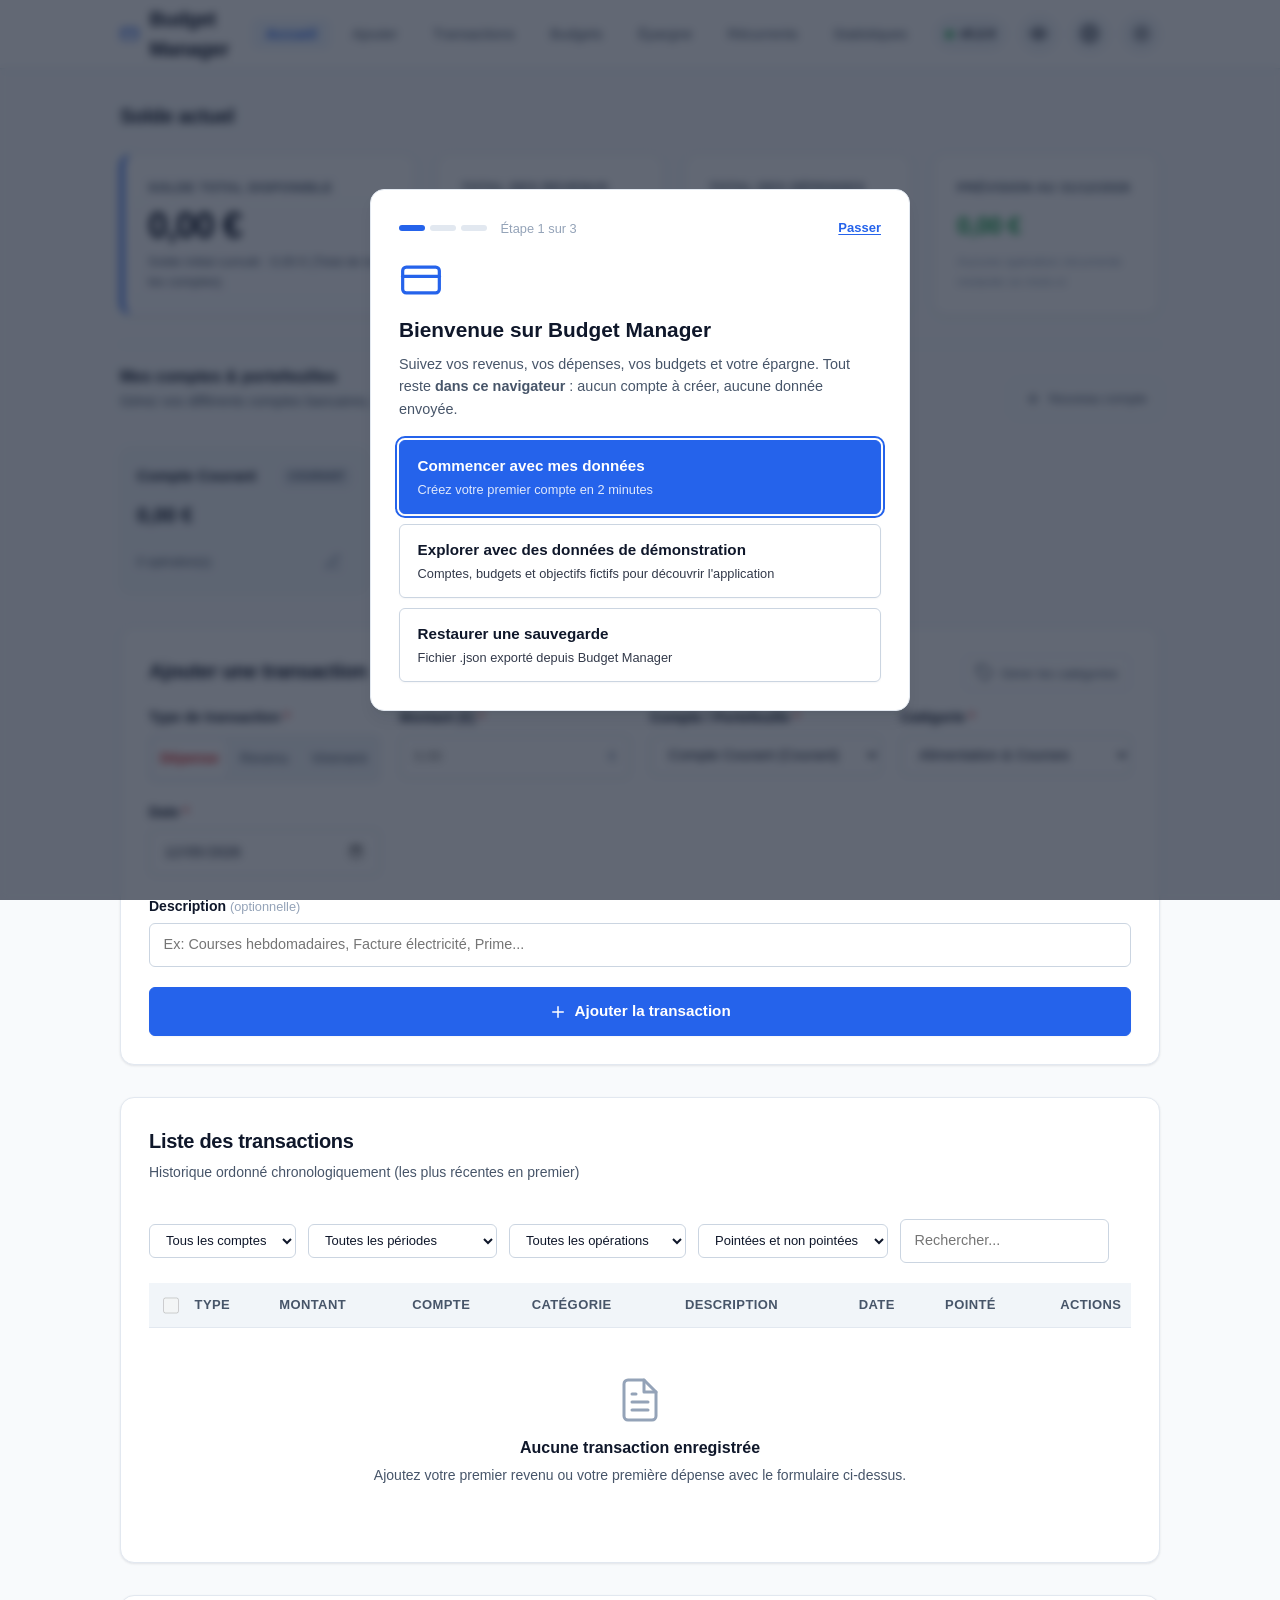
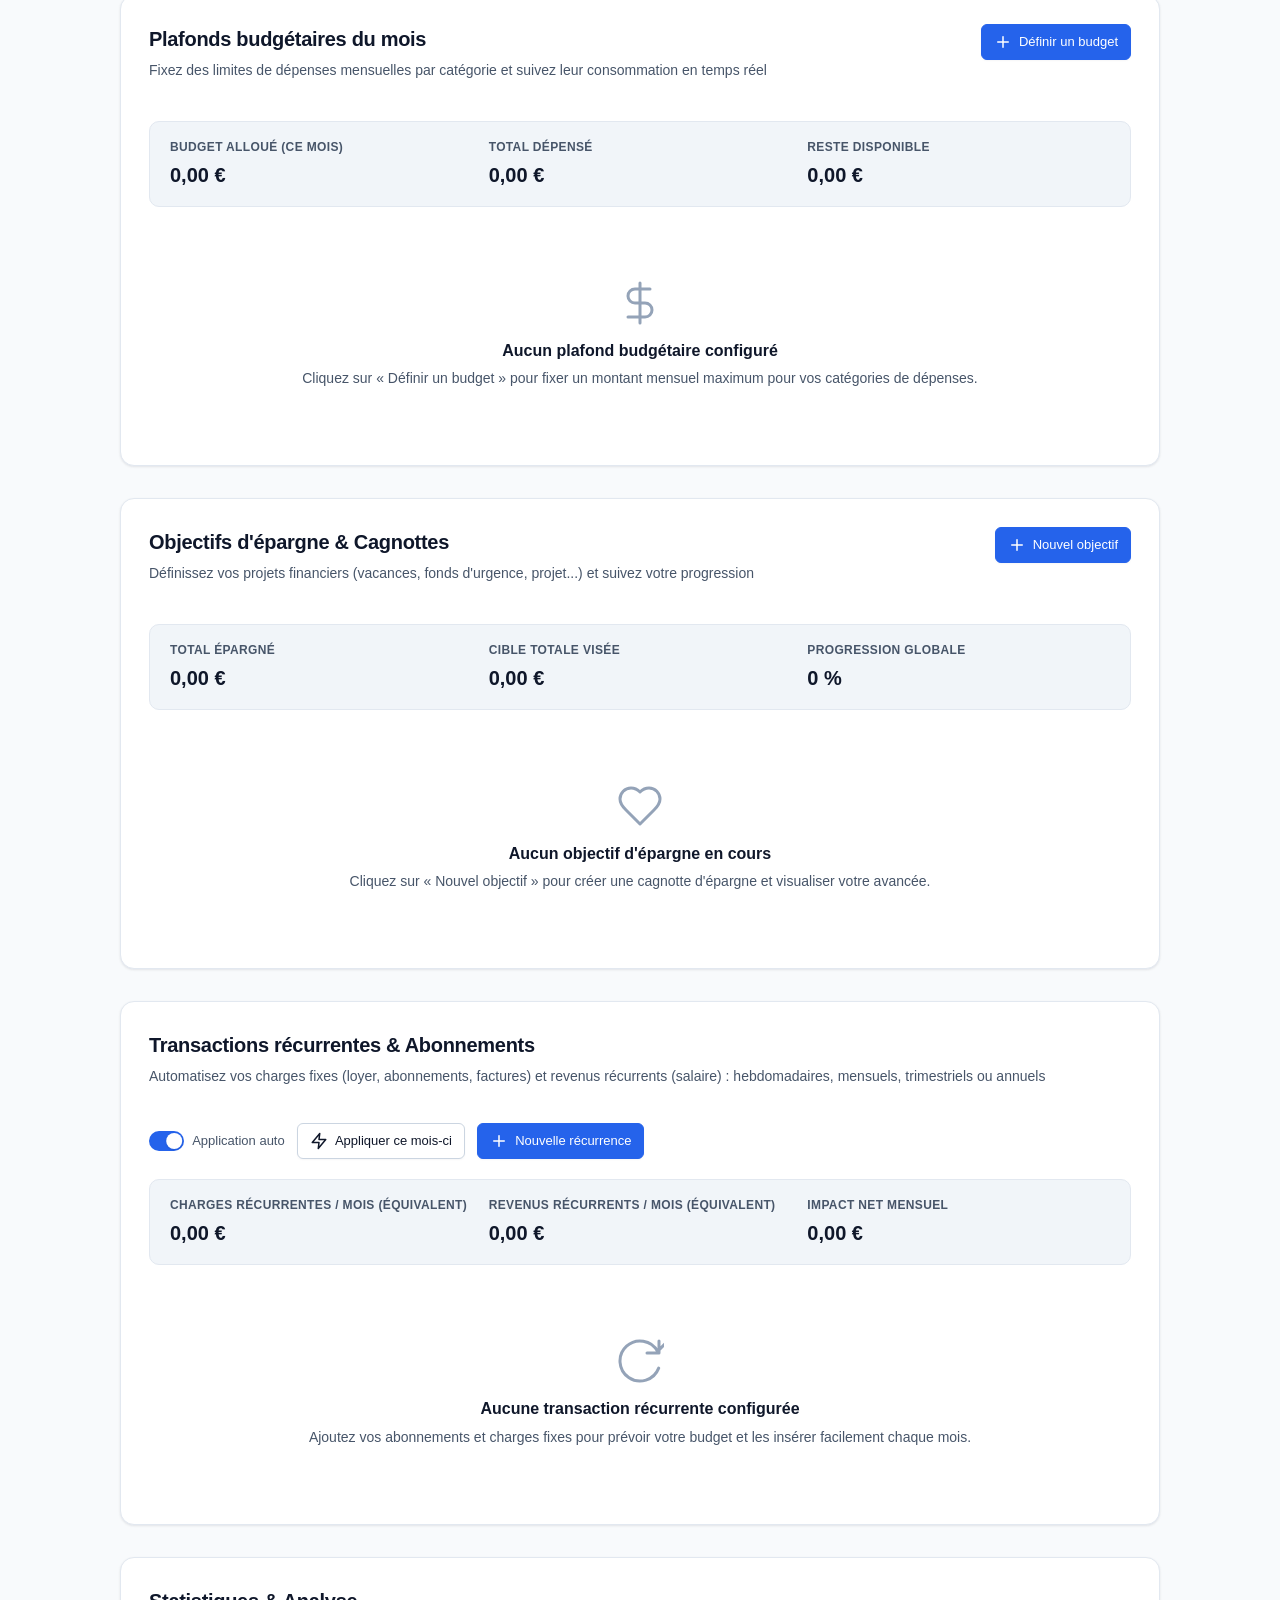
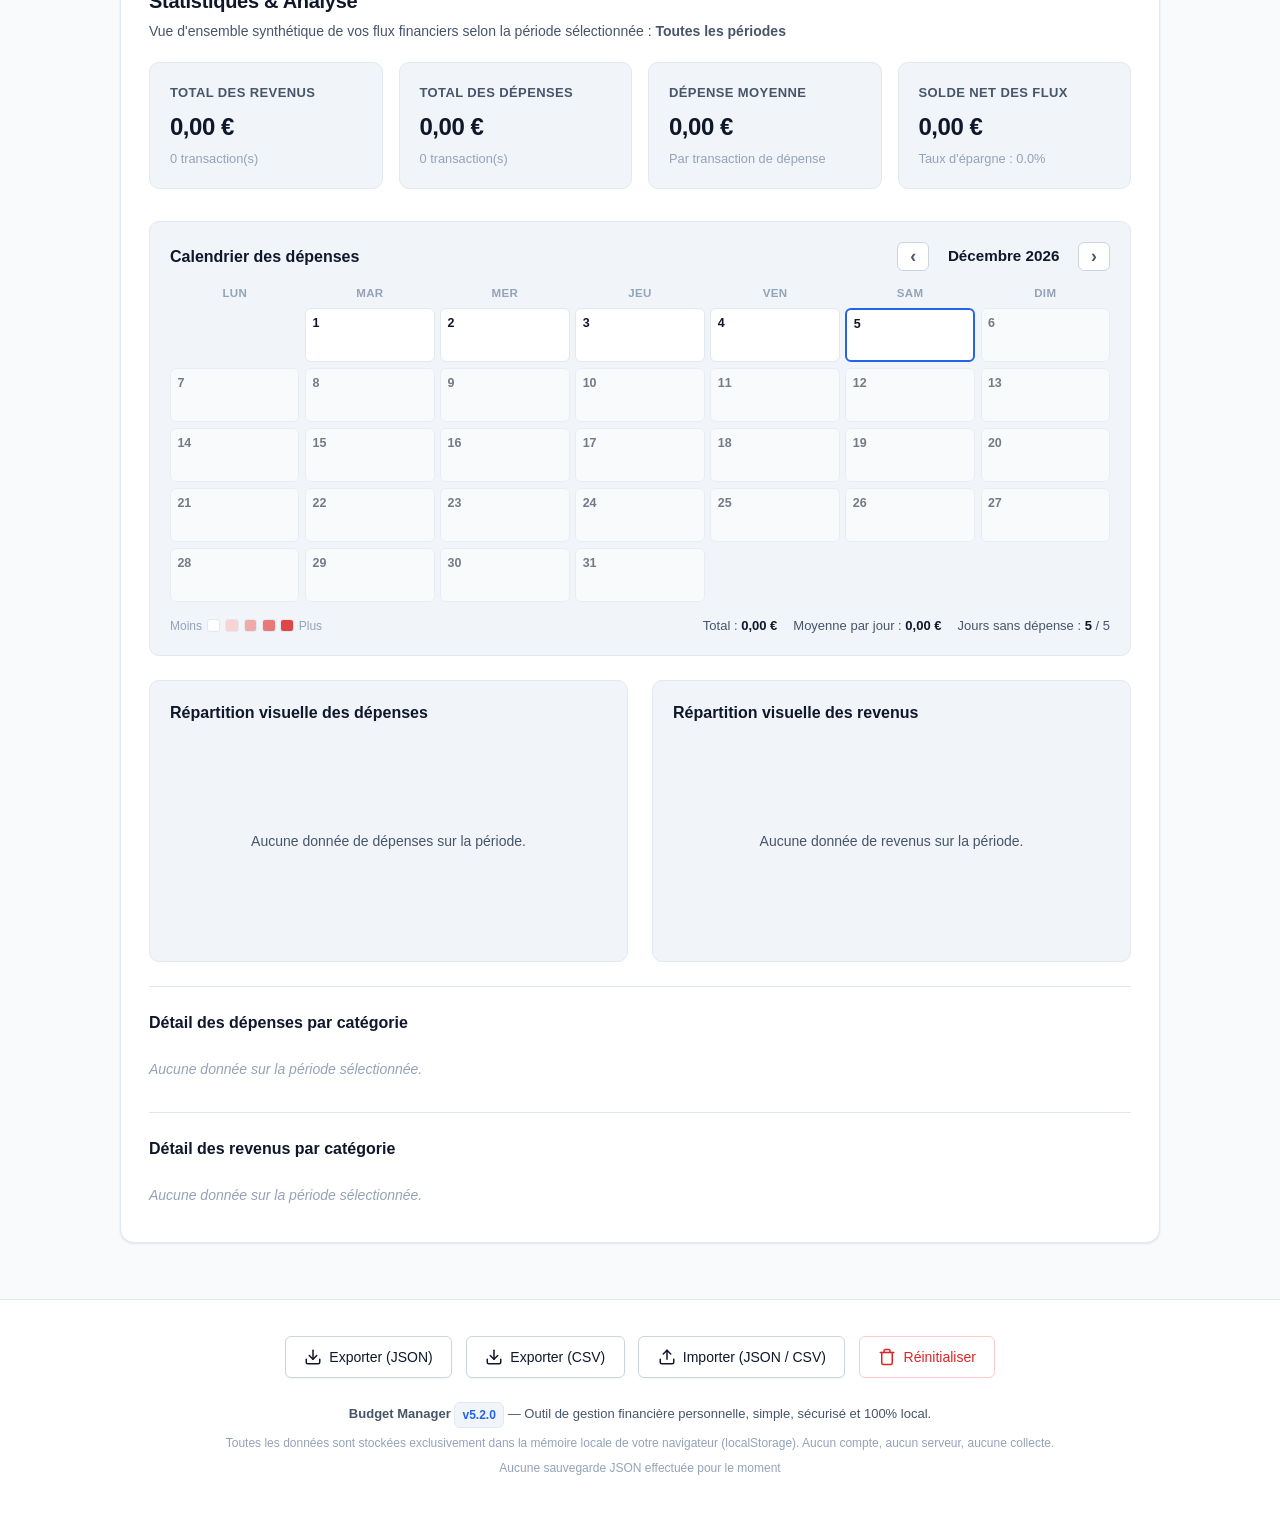
<file: index.html>
<!DOCTYPE html>
<html lang="fr">
<head>
  <meta charset="utf-8">
  <meta name="viewport" content="width=device-width, initial-scale=1">
  <title>Budget Manager — Gestion de budget simple et professionnelle</title>
  <meta name="description" content="Budget Manager est un outil simple, moderne et professionnel pour gérer vos revenus, vos dépenses et votre solde en toute autonomie.">
  <meta name="color-scheme" content="light dark">
  <!-- Applique le thème avant l'affichage pour éviter un flash blanc en mode sombre -->
  <script>
    (function () {
      try {
        var t = localStorage.getItem('budget_manager_theme');
        if (t !== 'dark' && t !== 'light') {
          t = window.matchMedia && window.matchMedia('(prefers-color-scheme: dark)').matches ? 'dark' : 'light';
        }
        document.documentElement.setAttribute('data-theme', t);
      } catch (e) {}
    })();
  </script>
  <link rel="stylesheet" href="css/style.css">
  <link rel="icon" href="favicon.ico" sizes="any">
  <link rel="icon" href="icon.svg" type="image/svg+xml">
  <link rel="apple-touch-icon" href="icon.png">
  <link rel="manifest" href="manifest.json">
  <meta name="theme-color" content="#2563eb">
  <meta name="mobile-web-app-capable" content="yes">
  <meta name="apple-mobile-web-app-capable" content="yes">
  <meta name="apple-mobile-web-app-status-bar-style" content="default">
  <meta name="apple-mobile-web-app-title" content="Budget Manager">
</head>
<body>

  <!-- En-tête principal -->
  <header class="site-header">
    <div class="container header-container">
      <div class="brand">
        <svg class="brand-icon" viewBox="0 0 24 24" fill="none" stroke="currentColor" stroke-width="2" stroke-linecap="round" stroke-linejoin="round" aria-hidden="true">
          <rect width="20" height="14" x="2" y="5" rx="2"></rect>
          <line x1="2" x2="22" y1="10" y2="10"></line>
        </svg>
        <h1 class="site-title">Budget Manager</h1>
      </div>
      <div class="header-right">
        <nav class="site-nav" aria-label="Navigation principale">
          <ul class="nav-list">
            <li><a href="#solde" class="nav-link active">Accueil</a></li>
            <li><a href="#ajouter" class="nav-link">Ajouter</a></li>
            <li><a href="#transactions" class="nav-link">Transactions</a></li>
            <li><a href="#budgets" class="nav-link">Budgets</a></li>
            <li><a href="#objectifs" class="nav-link">Épargne</a></li>
            <li><a href="#recurrentes" class="nav-link">Récurrents</a></li>
            <li><a href="#statistiques" class="nav-link">Statistiques</a></li>
          </ul>
        </nav>
        <button type="button" id="versionBadgeBtn" class="version-badge" title="Afficher le journal des versions (Changelog)">
          <span class="version-dot"></span>
          <span>v5.2.0</span>
        </button>
        <button type="button" id="privacyToggleBtn" class="theme-toggle-btn" aria-pressed="false" title="Masquer les montants (mode confidentialité)" aria-label="Masquer les montants (mode confidentialité)">
          <svg class="icon-theme icon-eye-open" viewBox="0 0 24 24" fill="none" stroke="currentColor" stroke-width="2" stroke-linecap="round" stroke-linejoin="round" aria-hidden="true">
            <path d="M2 12s3.5-7 10-7 10 7 10 7-3.5 7-10 7S2 12 2 12z"></path>
            <circle cx="12" cy="12" r="3"></circle>
          </svg>
          <svg class="icon-theme icon-eye-closed hidden" viewBox="0 0 24 24" fill="none" stroke="currentColor" stroke-width="2" stroke-linecap="round" stroke-linejoin="round" aria-hidden="true">
            <path d="M17.94 17.94A10.07 10.07 0 0 1 12 19c-6.5 0-10-7-10-7a18.45 18.45 0 0 1 5.06-5.94"></path>
            <path d="M9.9 4.24A9.12 9.12 0 0 1 12 4c6.5 0 10 7 10 7a18.5 18.5 0 0 1-2.16 3.19"></path>
            <path d="M14.12 14.12a3 3 0 1 1-4.24-4.24"></path>
            <line x1="2" y1="2" x2="22" y2="22"></line>
          </svg>
        </button>
        <button type="button" id="settingsBtn" class="theme-toggle-btn" title="Préférences (devise, couleur, confidentialité)" aria-label="Préférences">
          <svg class="icon-theme" viewBox="0 0 24 24" fill="none" stroke="currentColor" stroke-width="2" stroke-linecap="round" stroke-linejoin="round" aria-hidden="true">
            <circle cx="12" cy="12" r="3"></circle>
            <path d="M19.4 15a1.65 1.65 0 0 0 .33 1.82l.06.06a2 2 0 1 1-2.83 2.83l-.06-.06a1.65 1.65 0 0 0-1.82-.33 1.65 1.65 0 0 0-1 1.51V21a2 2 0 1 1-4 0v-.09A1.65 1.65 0 0 0 9 19.4a1.65 1.65 0 0 0-1.82.33l-.06.06a2 2 0 1 1-2.83-2.83l.06-.06A1.65 1.65 0 0 0 4.68 15a1.65 1.65 0 0 0-1.51-1H3a2 2 0 1 1 0-4h.09A1.65 1.65 0 0 0 4.6 9a1.65 1.65 0 0 0-.33-1.82l-.06-.06a2 2 0 1 1 2.83-2.83l.06.06A1.65 1.65 0 0 0 9 4.68a1.65 1.65 0 0 0 1-1.51V3a2 2 0 1 1 4 0v.09a1.65 1.65 0 0 0 1 1.51 1.65 1.65 0 0 0 1.82-.33l.06-.06a2 2 0 1 1 2.83 2.83l-.06.06A1.65 1.65 0 0 0 19.4 9a1.65 1.65 0 0 0 1.51 1H21a2 2 0 1 1 0 4h-.09a1.65 1.65 0 0 0-1.51 1z"></path>
          </svg>
        </button>
        <button type="button" id="themeToggleBtn" class="theme-toggle-btn" title="Changer de thème (Clair / Sombre)" aria-label="Changer de thème">
          <svg class="icon-theme icon-sun" viewBox="0 0 24 24" fill="none" stroke="currentColor" stroke-width="2" stroke-linecap="round" stroke-linejoin="round" aria-hidden="true">
            <circle cx="12" cy="12" r="5"></circle>
            <line x1="12" y1="1" x2="12" y2="3"></line>
            <line x1="12" y1="21" x2="12" y2="23"></line>
            <line x1="4.22" y1="4.22" x2="5.64" y2="5.64"></line>
            <line x1="18.36" y1="18.36" x2="19.78" y2="19.78"></line>
            <line x1="1" y1="12" x2="3" y2="12"></line>
            <line x1="21" y1="12" x2="23" y2="12"></line>
            <line x1="4.22" y1="19.78" x2="5.64" y2="18.36"></line>
            <line x1="18.36" y1="5.64" x2="19.78" y2="4.22"></line>
          </svg>
          <svg class="icon-theme icon-moon hidden" viewBox="0 0 24 24" fill="none" stroke="currentColor" stroke-width="2" stroke-linecap="round" stroke-linejoin="round" aria-hidden="true">
            <path d="M21 12.79A9 9 0 1 1 11.21 3 7 7 0 0 0 21 12.79z"></path>
          </svg>
        </button>
      </div>
    </div>
  </header>

  <!-- Notification Toast -->
  <aside id="toastNotification" class="toast hidden" role="status" aria-live="polite">
    <span id="toastMessage">Action effectuée</span>
    <button type="button" id="toastActionBtn" class="btn-toast-action hidden">Annuler</button>
  </aside>

  <!-- Contenu principal -->
  <main class="container main-content">

    <!-- Nouvelle version disponible (Service Worker en attente) -->
    <div id="updateBanner" class="backup-banner update-banner hidden" role="status">
      <svg class="backup-banner-icon" viewBox="0 0 24 24" fill="none" stroke="currentColor" stroke-width="2" stroke-linecap="round" stroke-linejoin="round" aria-hidden="true">
        <polyline points="23 4 23 10 17 10"></polyline>
        <path d="M20.49 15a9 9 0 1 1-2.12-9.36L23 10"></path>
      </svg>
      <div class="backup-banner-text">
        <strong>Une nouvelle version de Budget Manager est disponible</strong>
        <span>Mettez à jour pour profiter des dernières nouveautés. Vos données sont conservées.</span>
      </div>
      <div class="backup-banner-actions">
        <button type="button" id="updateNowBtn" class="btn btn-primary btn-sm">Mettre à jour</button>
        <button type="button" id="updateLaterBtn" class="btn btn-subtle btn-sm">Plus tard</button>
      </div>
    </div>

    <!-- Rappel de sauvegarde (affiché si aucun export JSON depuis 30 jours) -->
    <div id="backupReminder" class="backup-banner hidden" role="status">
      <svg class="backup-banner-icon" viewBox="0 0 24 24" fill="none" stroke="currentColor" stroke-width="2" stroke-linecap="round" stroke-linejoin="round" aria-hidden="true">
        <path d="M19 21H5a2 2 0 0 1-2-2V5a2 2 0 0 1 2-2h11l5 5v11a2 2 0 0 1-2 2z"></path>
        <polyline points="17 21 17 13 7 13 7 21"></polyline>
        <polyline points="7 3 7 8 15 8"></polyline>
      </svg>
      <div class="backup-banner-text">
        <strong>Pensez à sauvegarder vos données</strong>
        <span id="backupReminderText"></span>
      </div>
      <div class="backup-banner-actions">
        <button type="button" id="backupNowBtn" class="btn btn-primary btn-sm">Exporter maintenant</button>
        <button type="button" id="backupLaterBtn" class="btn btn-subtle btn-sm">Me le rappeler dans 7 jours</button>
      </div>
    </div>

    <!-- 1) MODULE : Solde actuel -->
    <section id="solde" class="section balance-section" aria-labelledby="balance-title">
      <div class="section-header-compact">
        <h2 id="balance-title" class="section-title">Solde actuel</h2>
      </div>

      <!-- Grille des indicateurs financiers -->
      <div class="balance-grid">
        <div class="balance-card primary-card">
          <div class="card-caption">Solde total disponible</div>
          <div id="currentBalanceDisplay" class="balance-amount neutral">0,00 €</div>
          <div class="balance-subtext" id="balanceSubtext">Solde initial : 0,00 €</div>
          <div class="balance-reconciled hidden" id="reconciledBalanceInfo" title="Solde en ne comptant que les opérations pointées (vérifiées sur votre relevé bancaire)"></div>
        </div>

        <div class="balance-card income-summary-card">
          <div class="card-caption">Total des revenus</div>
          <div id="quickIncomeDisplay" class="summary-amount income-text">+0,00 €</div>
          <div class="summary-count" id="quickIncomeCount">0 opération(s)</div>
        </div>

        <div class="balance-card expense-summary-card">
          <div class="card-caption">Total des dépenses</div>
          <div id="quickExpenseDisplay" class="summary-amount expense-text">-0,00 €</div>
          <div class="summary-count" id="quickExpenseCount">0 opération(s)</div>
        </div>

        <div class="balance-card forecast-card" id="forecastCard" title="Solde actuel + opérations récurrentes restant à passer ce mois-ci">
          <div class="card-caption" id="forecastCaption">Prévision fin de mois</div>
          <div id="forecastDisplay" class="summary-amount">0,00 €</div>
          <div class="summary-count" id="forecastDetail">Aucune opération récurrente restante ce mois-ci</div>
          <div class="forecast-alert hidden" id="forecastAlert" role="alert"></div>
        </div>
      </div>

      <!-- Sous-module Comptes & Portefeuilles -->
      <div class="accounts-container">
        <div class="accounts-header">
          <div>
            <h3 class="subsection-title" style="margin-bottom: 0.15rem;">Mes comptes & portefeuilles</h3>
            <p class="section-subtitle">Gérez vos différents comptes bancaires, livrets et espèces</p>
          </div>
          <button type="button" id="openAddAccountBtn" class="btn btn-subtle btn-sm">
            <svg class="icon-sm" viewBox="0 0 24 24" fill="none" stroke="currentColor" stroke-width="2" stroke-linecap="round" stroke-linejoin="round" aria-hidden="true">
              <line x1="12" y1="5" x2="12" y2="19"></line>
              <line x1="5" y1="12" x2="19" y2="12"></line>
            </svg>
            <span>Nouveau compte</span>
          </button>
        </div>
        <div id="accountsGrid" class="accounts-grid">
          <!-- Injecté dynamiquement en JS -->
        </div>
      </div>
    </section>

    <!-- 2) MODULE : Ajouter une transaction -->
    <section id="ajouter" class="section add-transaction-section" aria-labelledby="add-title">
      <div class="section-card">
        <div class="section-header-bar section-header-tight">
          <h2 id="add-title" class="section-title">Ajouter une transaction</h2>
          <button type="button" id="openCategoriesBtn" class="btn btn-subtle btn-sm" title="Créer, renommer, colorer ou supprimer vos catégories">
            <svg class="icon-sm" viewBox="0 0 24 24" fill="none" stroke="currentColor" stroke-width="2" stroke-linecap="round" stroke-linejoin="round" aria-hidden="true">
              <path d="M20.59 13.41 13.42 20.58a2 2 0 0 1-2.83 0L2 12V2h10l8.59 8.59a2 2 0 0 1 0 2.82z"></path>
              <line x1="7" y1="7" x2="7.01" y2="7"></line>
            </svg>
            <span>Gérer les catégories</span>
          </button>
        </div>
        <form id="transactionForm" class="transaction-form" novalidate>

          <div class="form-grid">
            <!-- Type de transaction -->
            <div class="form-group">
              <label class="form-label">Type de transaction <span class="required">*</span></label>
              <div class="type-toggle" role="radiogroup" aria-label="Type de transaction">
                <label class="toggle-option active" id="labelTypeExpense">
                  <input type="radio" name="txType" id="typeExpense" value="expense" checked>
                  <span>Dépense</span>
                </label>
                <label class="toggle-option" id="labelTypeIncome">
                  <input type="radio" name="txType" id="typeIncome" value="income">
                  <span>Revenu</span>
                </label>
                <label class="toggle-option" id="labelTypeTransfer">
                  <input type="radio" name="txType" id="typeTransfer" value="transfer">
                  <span>Virement</span>
                </label>
              </div>
            </div>

            <!-- Montant -->
            <div class="form-group">
              <label for="txAmount" class="form-label">Montant (<span class="cur-sym">€</span>) <span class="required">*</span></label>
              <div class="input-with-symbol">
                <input type="number" id="txAmount" name="txAmount" step="0.01" min="0.01" placeholder="0.00" required>
                <span class="currency-symbol">€</span>
              </div>
            </div>

            <!-- Compte source / débité -->
            <div class="form-group" id="txAccountGroup">
              <label for="txAccount" class="form-label" id="labelTxAccount">Compte / Portefeuille <span class="required">*</span></label>
              <select id="txAccount" name="txAccount" required>
                <!-- Options chargées dynamiquement -->
              </select>
            </div>

            <!-- Compte destination / crédité (affiché uniquement si Virement) -->
            <div class="form-group hidden" id="txTargetAccountGroup">
              <label for="txTargetAccount" class="form-label">Compte crédité (Destination) <span class="required">*</span></label>
              <select id="txTargetAccount" name="txTargetAccount">
                <!-- Options chargées dynamiquement -->
              </select>
            </div>

            <!-- Catégorie (masquée si Virement) -->
            <div class="form-group" id="txCategoryGroup">
              <label for="txCategory" class="form-label">Catégorie <span class="required">*</span></label>
              <select id="txCategory" name="txCategory" required>
                <!-- Options chargées dynamiquement selon le type -->
              </select>
            </div>

            <!-- Date -->
            <div class="form-group">
              <label for="txDate" class="form-label">Date <span class="required">*</span></label>
              <input type="date" id="txDate" name="txDate" required>
            </div>
          </div>

          <!-- Description (optionnelle) -->
          <div class="form-group">
            <label for="txDescription" class="form-label">Description <span class="optional">(optionnelle)</span></label>
            <input type="text" id="txDescription" name="txDescription" maxlength="120" list="txDescriptionSuggestions" autocomplete="off" placeholder="Ex: Courses hebdomadaires, Facture électricité, Prime...">
            <datalist id="txDescriptionSuggestions"></datalist>
            <p id="txSuggestionHint" class="form-hint hidden" aria-live="polite"></p>
          </div>

          <!-- Bouton Ajouter -->
          <div class="form-actions">
            <button type="submit" id="submitTxBtn" class="btn btn-primary btn-submit">
              <svg class="icon-sm" viewBox="0 0 24 24" fill="none" stroke="currentColor" stroke-width="2" stroke-linecap="round" stroke-linejoin="round" aria-hidden="true">
                <line x1="12" y1="5" x2="12" y2="19"></line>
                <line x1="5" y1="12" x2="19" y2="12"></line>
              </svg>
              <span>Ajouter la transaction</span>
            </button>
          </div>
        </form>
      </div>
    </section>

    <!-- 3) MODULE : Liste des transactions -->
    <section id="transactions" class="section transactions-section" aria-labelledby="tx-list-title">
      <div class="section-card">
        <div class="section-header-bar">
          <div>
            <h2 id="tx-list-title" class="section-title">Liste des transactions</h2>
            <p class="section-subtitle">Historique ordonné chronologiquement (les plus récentes en premier)</p>
          </div>

          <!-- Filtres de vue -->
          <div class="transactions-filters">
            <div class="filter-group">
              <label for="filterAccount" class="visually-hidden">Filtrer par compte</label>
              <select id="filterAccount" class="select-sm">
                <option value="all">Tous les comptes</option>
                <!-- Chargé dynamiquement -->
              </select>
            </div>
            <div class="filter-group">
              <label for="filterPeriod" class="visually-hidden">Filtrer par période</label>
              <select id="filterPeriod" class="select-sm">
                <option value="all">Toutes les périodes</option>
                <option value="this-month">Ce mois-ci</option>
                <option value="last-month">Mois dernier</option>
                <option value="this-year">Cette année</option>
                <option value="month">Choisir un mois…</option>
                <option value="custom">Période personnalisée…</option>
              </select>
            </div>
            <div class="filter-group">
              <label for="filterType" class="visually-hidden">Filtrer par type</label>
              <select id="filterType" class="select-sm">
                <option value="all">Toutes les opérations</option>
                <option value="expense">Dépenses uniquement</option>
                <option value="income">Revenus uniquement</option>
                <option value="transfer">Virements uniquement</option>
              </select>
            </div>
            <div class="filter-group">
              <label for="filterReconciled" class="visually-hidden">Filtrer par pointage</label>
              <select id="filterReconciled" class="select-sm">
                <option value="all">Pointées et non pointées</option>
                <option value="unreconciled">Non pointées</option>
                <option value="reconciled">Pointées</option>
              </select>
            </div>
            <div class="filter-group">
              <label for="filterSearch" class="visually-hidden">Rechercher</label>
              <input type="search" id="filterSearch" class="input-sm" placeholder="Rechercher...">
            </div>
          </div>
        </div>

        <!-- Navigation par mois (filtre « Choisir un mois ») -->
        <div id="periodMonthBar" class="period-bar hidden">
          <button type="button" id="prevMonthBtn" class="pagination-btn" aria-label="Mois précédent">‹</button>
          <span id="periodMonthLabel" class="period-month-label" aria-live="polite">Novembre 2026</span>
          <button type="button" id="nextMonthBtn" class="pagination-btn" aria-label="Mois suivant">›</button>
          <button type="button" id="currentMonthBtn" class="btn btn-subtle btn-sm hidden">Revenir au mois en cours</button>
        </div>

        <!-- Période personnalisée -->
        <div id="periodCustomBar" class="period-bar hidden">
          <label class="period-date-field">
            <span>Du</span>
            <input type="date" id="filterFrom" class="input-sm">
          </label>
          <label class="period-date-field">
            <span>au</span>
            <input type="date" id="filterTo" class="input-sm">
          </label>
        </div>

        <!-- Actions groupées (affichées dès qu'une transaction est sélectionnée) -->
        <div id="bulkActionsBar" class="bulk-bar hidden" role="region" aria-label="Actions sur la sélection">
          <div class="bulk-info">
            <strong id="bulkCount" aria-live="polite">0 transaction sélectionnée</strong>
            <button type="button" id="bulkSelectAllFilteredBtn" class="btn-link hidden">Sélectionner toutes les transactions filtrées</button>
          </div>
          <div class="bulk-actions">
            <label for="bulkCategorySelect" class="visually-hidden">Changer la catégorie des transactions sélectionnées</label>
            <select id="bulkCategorySelect" class="select-sm"></select>
            <button type="button" id="bulkReconcileBtn" class="btn btn-subtle btn-sm">✓ Pointer</button>
            <button type="button" id="bulkUnreconcileBtn" class="btn btn-subtle btn-sm">Dépointer</button>
            <button type="button" id="bulkDeleteBtn" class="btn btn-subtle-danger btn-sm">Supprimer</button>
            <button type="button" id="bulkClearBtn" class="btn btn-subtle btn-sm">Tout désélectionner</button>
          </div>
        </div>

        <!-- Tableau des transactions -->
        <div class="table-responsive">
          <table class="transactions-table" id="transactionsTable">
            <thead>
              <tr>
                <th scope="col" class="cell-select">
                  <input type="checkbox" id="selectAllTx" aria-label="Sélectionner toutes les transactions de la page">
                </th>
                <th scope="col">Type</th>
                <th scope="col">Montant</th>
                <th scope="col">Compte</th>
                <th scope="col">Catégorie</th>
                <th scope="col">Description</th>
                <th scope="col">Date</th>
                <th scope="col" class="cell-reconcile" title="Opération pointée : vérifiée sur votre relevé bancaire">Pointé</th>
                <th scope="col" class="text-right">Actions</th>
              </tr>
            </thead>
            <tbody id="transactionsTableBody">
              <!-- Lignes générées en JS -->
            </tbody>
          </table>
        </div>

        <!-- Pagination (générée en JS) -->
        <div id="transactionsPagination" class="pagination-bar hidden"></div>

        <!-- État vide si aucune transaction -->
        <div id="emptyState" class="empty-state hidden">
          <svg class="empty-icon" viewBox="0 0 24 24" fill="none" stroke="currentColor" stroke-width="1.5" stroke-linecap="round" stroke-linejoin="round" aria-hidden="true">
            <path d="M14 2H6a2 2 0 0 0-2 2v16a2 2 0 0 0 2 2h12a2 2 0 0 0 2-2V8z"></path>
            <polyline points="14 2 14 8 20 8"></polyline>
            <line x1="16" y1="13" x2="8" y2="13"></line>
            <line x1="16" y1="17" x2="8" y2="17"></line>
            <polyline points="10 9 9 9 8 9"></polyline>
          </svg>
          <p class="empty-title">Aucune transaction enregistrée</p>
          <p class="empty-desc">Ajoutez votre premier revenu ou votre première dépense avec le formulaire ci-dessus.</p>
        </div>
      </div>
    </section>

    <!-- 4) MODULE : Plafonds budgétaires & Alertes -->
    <section id="budgets" class="section budgets-section" aria-labelledby="budgets-title">
      <div class="section-card">
        <div class="section-header-bar">
          <div>
            <h2 id="budgets-title" class="section-title">Plafonds budgétaires du mois</h2>
            <p class="section-subtitle">Fixez des limites de dépenses mensuelles par catégorie et suivez leur consommation en temps réel</p>
          </div>
          <button type="button" id="openAddBudgetBtn" class="btn btn-primary btn-sm">
            <svg class="icon-sm" viewBox="0 0 24 24" fill="none" stroke="currentColor" stroke-width="2" stroke-linecap="round" stroke-linejoin="round" aria-hidden="true">
              <line x1="12" y1="5" x2="12" y2="19"></line>
              <line x1="5" y1="12" x2="19" y2="12"></line>
            </svg>
            <span>Définir un budget</span>
          </button>
        </div>

        <!-- Synthèse globale des budgets du mois -->
        <div id="budgetsGlobalSummary" class="budgets-summary-box">
          <div class="budget-summary-item">
            <span class="summary-label" id="budgetAllocatedLabel">Budget alloué (ce mois)</span>
            <span id="budgetTotalAllocated" class="summary-val">0,00 €</span>
          </div>
          <div class="budget-summary-item">
            <span class="summary-label">Total dépensé</span>
            <span id="budgetTotalSpent" class="summary-val">0,00 €</span>
          </div>
          <div class="budget-summary-item">
            <span class="summary-label">Reste disponible</span>
            <span id="budgetTotalRemaining" class="summary-val">0,00 €</span>
          </div>
        </div>

        <!-- Grille des cartes de budgets par catégorie -->
        <div id="budgetsGrid" class="budgets-grid">
          <!-- Cartes générées en JS -->
        </div>

        <!-- État vide pour les budgets -->
        <div id="emptyBudgets" class="empty-state hidden">
          <svg class="empty-icon" viewBox="0 0 24 24" fill="none" stroke="currentColor" stroke-width="1.5" stroke-linecap="round" stroke-linejoin="round" aria-hidden="true">
            <path d="M12 2v20M17 5H9.5a3.5 3.5 0 0 0 0 7h5a3.5 3.5 0 0 1 0 7H6"></path>
          </svg>
          <p class="empty-title">Aucun plafond budgétaire configuré</p>
          <p class="empty-desc">Cliquez sur « Définir un budget » pour fixer un montant mensuel maximum pour vos catégories de dépenses.</p>
        </div>
      </div>
    </section>

    <!-- 5) MODULE : Objectifs d'épargne & Cagnottes -->
    <section id="objectifs" class="section goals-section" aria-labelledby="goals-title">
      <div class="section-card">
        <div class="section-header-bar">
          <div>
            <h2 id="goals-title" class="section-title">Objectifs d'épargne & Cagnottes</h2>
            <p class="section-subtitle">Définissez vos projets financiers (vacances, fonds d'urgence, projet...) et suivez votre progression</p>
          </div>
          <button type="button" id="openAddGoalBtn" class="btn btn-primary btn-sm">
            <svg class="icon-sm" viewBox="0 0 24 24" fill="none" stroke="currentColor" stroke-width="2" stroke-linecap="round" stroke-linejoin="round" aria-hidden="true">
              <line x1="12" y1="5" x2="12" y2="19"></line>
              <line x1="5" y1="12" x2="19" y2="12"></line>
            </svg>
            <span>Nouvel objectif</span>
          </button>
        </div>

        <!-- Synthèse globale de l'épargne -->
        <div id="goalsGlobalSummary" class="budgets-summary-box">
          <div class="budget-summary-item">
            <span class="summary-label">Total épargné</span>
            <span id="goalTotalSaved" class="summary-val income-text">0,00 €</span>
          </div>
          <div class="budget-summary-item">
            <span class="summary-label">Cible totale visée</span>
            <span id="goalTotalTarget" class="summary-val">0,00 €</span>
          </div>
          <div class="budget-summary-item">
            <span class="summary-label">Progression globale</span>
            <span id="goalGlobalRate" class="summary-val">0 %</span>
          </div>
        </div>

        <!-- Grille des objectifs d'épargne -->
        <div id="goalsGrid" class="goals-grid">
          <!-- Injecté dynamiquement en JS -->
        </div>

        <!-- État vide -->
        <div id="emptyGoals" class="empty-state hidden">
          <svg class="empty-icon" viewBox="0 0 24 24" fill="none" stroke="currentColor" stroke-width="1.5" stroke-linecap="round" stroke-linejoin="round" aria-hidden="true">
            <path d="M19 14c1.49-1.46 3-3.21 3-5.5A5.5 5.5 0 0 0 16.5 3c-1.76 0-3 .5-4.5 2-1.5-1.5-2.74-2-4.5-2A5.5 5.5 0 0 0 2 8.5c0 2.3 1.5 4.05 3 5.5l7 7Z"></path>
          </svg>
          <p class="empty-title">Aucun objectif d'épargne en cours</p>
          <p class="empty-desc">Cliquez sur « Nouvel objectif » pour créer une cagnotte d'épargne et visualiser votre avancée.</p>
        </div>
      </div>
    </section>

    <!-- 6) MODULE : Transactions récurrentes & Abonnements -->
    <section id="recurrentes" class="section recurring-section" aria-labelledby="rec-title">
      <div class="section-card">
        <div class="section-header-bar">
          <div>
            <h2 id="rec-title" class="section-title">Transactions récurrentes & Abonnements</h2>
            <p class="section-subtitle">Automatisez vos charges fixes (loyer, abonnements, factures) et revenus récurrents (salaire) : hebdomadaires, mensuels, trimestriels ou annuels</p>
          </div>
          <div class="section-actions-group">
            <label class="switch-label" title="Ajoute automatiquement les opérations dont la date est passée, à chaque ouverture de l'application">
              <input type="checkbox" id="autoApplyToggle" class="switch-input" checked>
              <span class="switch-track" aria-hidden="true"></span>
              <span>Application auto</span>
            </label>
            <button type="button" id="applyRecurringBtn" class="btn btn-secondary btn-sm" title="Insérer automatiquement les récurrences dues pour ce mois">
              <svg class="icon-sm" viewBox="0 0 24 24" fill="none" stroke="currentColor" stroke-width="2" stroke-linecap="round" stroke-linejoin="round" aria-hidden="true">
                <polygon points="13 2 3 14 12 14 11 22 21 10 12 10 13 2"></polygon>
              </svg>
              <span>Appliquer ce mois-ci</span>
            </button>
            <button type="button" id="openAddRecurringBtn" class="btn btn-primary btn-sm">
              <svg class="icon-sm" viewBox="0 0 24 24" fill="none" stroke="currentColor" stroke-width="2" stroke-linecap="round" stroke-linejoin="round" aria-hidden="true">
                <line x1="12" y1="5" x2="12" y2="19"></line>
                <line x1="5" y1="12" x2="19" y2="12"></line>
              </svg>
              <span>Nouvelle récurrence</span>
            </button>
          </div>
        </div>

        <!-- Synthèse mensuelle des récurrences -->
        <div id="recurringGlobalSummary" class="budgets-summary-box">
          <div class="budget-summary-item">
            <span class="summary-label">Charges récurrentes / mois (équivalent)</span>
            <span id="recSummaryExpenses" class="summary-val expense-text">0,00 €</span>
          </div>
          <div class="budget-summary-item">
            <span class="summary-label">Revenus récurrents / mois (équivalent)</span>
            <span id="recSummaryIncome" class="summary-val income-text">0,00 €</span>
          </div>
          <div class="budget-summary-item">
            <span class="summary-label">Impact net mensuel</span>
            <span id="recSummaryNet" class="summary-val">0,00 €</span>
          </div>
        </div>

        <!-- Liste des opérations récurrentes -->
        <div id="recurringGrid" class="recurring-grid">
          <!-- Injecté dynamiquement en JS -->
        </div>

        <!-- État vide -->
        <div id="emptyRecurring" class="empty-state hidden">
          <svg class="empty-icon" viewBox="0 0 24 24" fill="none" stroke="currentColor" stroke-width="1.5" stroke-linecap="round" stroke-linejoin="round" aria-hidden="true">
            <path d="M21.5 2v6h-6M21.34 15.57a10 10 0 1 1-.57-8.38l5.67-5.67"></path>
          </svg>
          <p class="empty-title">Aucune transaction récurrente configurée</p>
          <p class="empty-desc">Ajoutez vos abonnements et charges fixes pour prévoir votre budget et les insérer facilement chaque mois.</p>
        </div>
      </div>
    </section>

    <!-- 7) MODULE : Statistiques simples & Graphiques -->
    <section id="statistiques" class="section stats-section" aria-labelledby="stats-title">
      <div class="section-card">
        <h2 id="stats-title" class="section-title">Statistiques & Analyse</h2>
        <p class="section-subtitle">Vue d'ensemble synthétique de vos flux financiers selon la période sélectionnée : <strong id="statsPeriodLabel">Toutes les périodes</strong></p>

        <!-- Cartes statistiques -->
        <div class="stats-grid">
          <div class="stat-box">
            <span class="stat-label">Total des revenus</span>
            <span id="statTotalIncome" class="stat-value income-text">0,00 €</span>
            <span id="statIncomeCount" class="stat-detail">0 transaction(s)</span>
          </div>

          <div class="stat-box">
            <span class="stat-label">Total des dépenses</span>
            <span id="statTotalExpense" class="stat-value expense-text">0,00 €</span>
            <span id="statExpenseCount" class="stat-detail">0 transaction(s)</span>
          </div>

          <div class="stat-box">
            <span class="stat-label">Dépense moyenne</span>
            <span id="statAverageExpense" class="stat-value">0,00 €</span>
            <span class="stat-detail">Par transaction de dépense</span>
          </div>

          <div class="stat-box">
            <span class="stat-label">Solde net des flux</span>
            <span id="statNetFlow" class="stat-value">0,00 €</span>
            <span id="statSavingsRate" class="stat-detail">Revenus – Dépenses</span>
          </div>
        </div>

        <!-- Calendrier des dépenses -->
        <div class="chart-panel calendar-panel" id="spendingCalendarPanel">
          <div class="calendar-header">
            <h3 class="subsection-title">Calendrier des dépenses</h3>
            <div class="calendar-nav">
              <button type="button" id="calPrevBtn" class="btn btn-subtle btn-sm" aria-label="Mois précédent" title="Mois précédent">‹</button>
              <span id="calMonthLabel" class="period-month-label" aria-live="polite"></span>
              <button type="button" id="calNextBtn" class="btn btn-subtle btn-sm" aria-label="Mois suivant" title="Mois suivant">›</button>
              <button type="button" id="calTodayBtn" class="btn-link hidden">Mois en cours</button>
            </div>
          </div>
          <div class="cal-weekdays" aria-hidden="true">
            <span>Lun</span><span>Mar</span><span>Mer</span><span>Jeu</span><span>Ven</span><span>Sam</span><span>Dim</span>
          </div>
          <div id="spendingCalendarGrid" class="cal-grid" role="group" aria-label="Dépenses par jour du mois"></div>
          <div class="calendar-footer">
            <div class="cal-legend" aria-hidden="true">
              <span>Moins</span>
              <span class="cal-legend-box" data-level="0"></span>
              <span class="cal-legend-box" data-level="1"></span>
              <span class="cal-legend-box" data-level="2"></span>
              <span class="cal-legend-box" data-level="3"></span>
              <span class="cal-legend-box" data-level="4"></span>
              <span>Plus</span>
            </div>
            <div id="spendingCalendarSummary" class="cal-summary"></div>
          </div>
          <div id="calendarDayDetail" class="cal-detail hidden" aria-live="polite"></div>
        </div>

        <!-- Graphiques Donut interactifs -->
        <div class="charts-overview-grid">
          <div class="chart-panel" id="expenseChartPanel">
            <h3 class="subsection-title">Répartition visuelle des dépenses</h3>
            <div id="expenseDonutContainer" class="donut-chart-container">
              <!-- SVG Donut injecté en JS -->
            </div>
          </div>
          <div class="chart-panel" id="incomeChartPanel">
            <h3 class="subsection-title">Répartition visuelle des revenus</h3>
            <div id="incomeDonutContainer" class="donut-chart-container">
              <!-- SVG Donut injecté en JS -->
            </div>
          </div>
        </div>

        <!-- Répartition par catégories de dépenses -->
        <div class="category-breakdown-wrapper">
          <h3 class="subsection-title">Détail des dépenses par catégorie</h3>
          <div id="expenseCategoryBreakdown" class="category-breakdown-list">
            <!-- Liste de barres de répartition générée en JS -->
          </div>
        </div>

        <!-- Répartition par catégories de revenus -->
        <div class="category-breakdown-wrapper" id="incomeCategoryWrapper">
          <h3 class="subsection-title">Détail des revenus par catégorie</h3>
          <div id="incomeCategoryBreakdown" class="category-breakdown-list">
            <!-- Liste de barres de répartition générée en JS -->
          </div>
        </div>
      </div>
    </section>

  </main>

  <!-- Modale Édition de Transaction -->
  <div id="editModal" class="modal-overlay hidden" role="dialog" aria-labelledby="modalTitle" aria-modal="true">
    <div class="modal-card">
      <div class="modal-header">
        <h3 id="modalTitle" class="modal-title">Modifier la transaction</h3>
        <button type="button" id="closeEditModalBtn" class="btn-close-modal" aria-label="Fermer la boîte de dialogue">&times;</button>
      </div>
      <form id="editTransactionForm" class="edit-transaction-form" novalidate>
        <input type="hidden" id="editTxId">
        
        <div class="form-group">
          <label class="form-label">Type de transaction <span class="required">*</span></label>
          <div class="type-toggle" role="radiogroup" aria-label="Type de transaction">
            <label class="toggle-option" id="labelEditTypeExpense">
              <input type="radio" name="editTxType" id="editTypeExpense" value="expense">
              <span>Dépense</span>
            </label>
            <label class="toggle-option" id="labelEditTypeIncome">
              <input type="radio" name="editTxType" id="editTypeIncome" value="income">
              <span>Revenu</span>
            </label>
            <label class="toggle-option" id="labelEditTypeTransfer">
              <input type="radio" name="editTxType" id="editTypeTransfer" value="transfer">
              <span>Virement</span>
            </label>
          </div>
        </div>

        <div class="form-group">
          <label for="editTxAmount" class="form-label">Montant (<span class="cur-sym">€</span>) <span class="required">*</span></label>
          <div class="input-with-symbol">
            <input type="number" id="editTxAmount" name="editTxAmount" step="0.01" min="0.01" required>
            <span class="currency-symbol">€</span>
          </div>
        </div>

        <div class="form-group" id="editTxAccountGroup">
          <label for="editTxAccount" class="form-label" id="labelEditTxAccount">Compte / Portefeuille <span class="required">*</span></label>
          <select id="editTxAccount" name="editTxAccount" required></select>
        </div>

        <div class="form-group hidden" id="editTxTargetAccountGroup">
          <label for="editTxTargetAccount" class="form-label">Compte crédité (Destination) <span class="required">*</span></label>
          <select id="editTxTargetAccount" name="editTxTargetAccount"></select>
        </div>

        <div class="form-group" id="editTxCategoryGroup">
          <label for="editTxCategory" class="form-label">Catégorie <span class="required">*</span></label>
          <select id="editTxCategory" name="editTxCategory" required></select>
        </div>

        <div class="form-group">
          <label for="editTxDate" class="form-label">Date <span class="required">*</span></label>
          <input type="date" id="editTxDate" name="editTxDate" required>
        </div>

        <div class="form-group">
          <label for="editTxDescription" class="form-label">Description <span class="optional">(optionnelle)</span></label>
          <input type="text" id="editTxDescription" name="editTxDescription" maxlength="120" placeholder="Ex: Courses, Facture...">
        </div>

        <div class="form-group">
          <label class="checkbox-label">
            <input type="checkbox" id="editTxReconciled">
            <span>Opération pointée <span class="optional">(vérifiée sur le relevé bancaire)</span></span>
          </label>
        </div>

        <div class="modal-actions">
          <button type="button" id="cancelEditModalBtn" class="btn btn-secondary">Annuler</button>
          <button type="submit" class="btn btn-primary">Enregistrer</button>
        </div>
      </form>
    </div>
  </div>

  <!-- Modale Configuration Budget -->
  <div id="budgetModal" class="modal-overlay hidden" role="dialog" aria-labelledby="budgetModalTitle" aria-modal="true">
    <div class="modal-card">
      <div class="modal-header">
        <h3 id="budgetModalTitle" class="modal-title">Définir un plafond budgétaire</h3>
        <button type="button" id="closeBudgetModalBtn" class="btn-close-modal" aria-label="Fermer la boîte de dialogue">&times;</button>
      </div>
      <form id="budgetForm" class="budget-modal-form" novalidate>
        <input type="hidden" id="budgetOriginalCategory">
        <div class="form-group">
          <label for="budgetCategorySelect" class="form-label">Catégorie de dépense <span class="required">*</span></label>
          <select id="budgetCategorySelect" required>
            <!-- Options chargées dynamiquement -->
          </select>
        </div>
        <div class="form-group">
          <label for="budgetLimitInput" class="form-label">Plafond mensuel max (<span class="cur-sym">€</span>) <span class="required">*</span></label>
          <div class="input-with-symbol">
            <input type="number" id="budgetLimitInput" step="0.01" min="1" placeholder="Ex: 350.00" required>
            <span class="currency-symbol">€</span>
          </div>
        </div>
        <div class="modal-actions">
          <button type="button" id="cancelBudgetModalBtn" class="btn btn-secondary">Annuler</button>
          <button type="submit" class="btn btn-primary">Enregistrer</button>
        </div>
      </form>
    </div>
  </div>

  <!-- Modale Gestion Compte / Portefeuille -->
  <div id="accountModal" class="modal-overlay hidden" role="dialog" aria-labelledby="accountModalTitle" aria-modal="true">
    <div class="modal-card">
      <div class="modal-header">
        <h3 id="accountModalTitle" class="modal-title">Nouveau compte / portefeuille</h3>
        <button type="button" id="closeAccountModalBtn" class="btn-close-modal" aria-label="Fermer la boîte de dialogue">&times;</button>
      </div>
      <form id="accountForm" class="modal-form" novalidate>
        <input type="hidden" id="accountEditId">
        <div class="form-group">
          <label for="accountNameInput" class="form-label">Nom du compte <span class="required">*</span></label>
          <input type="text" id="accountNameInput" placeholder="Ex: Compte Courant BNP, Livret A, Espèces..." required maxlength="40">
        </div>
        <div class="form-group">
          <label for="accountTypeSelect" class="form-label">Type de compte <span class="required">*</span></label>
          <select id="accountTypeSelect" required>
            <option value="checking">Compte Courant</option>
            <option value="savings">Livret / Épargne</option>
            <option value="cash">Espèces / Portefeuille physique</option>
            <option value="other">Autre compte</option>
          </select>
        </div>
        <div class="form-group">
          <label for="accountInitialBalanceInput" class="form-label">Solde initial (<span class="cur-sym">€</span>) <span class="required">*</span></label>
          <div class="input-with-symbol">
            <input type="number" id="accountInitialBalanceInput" step="0.01" placeholder="0.00" required>
            <span class="currency-symbol">€</span>
          </div>
        </div>
        <div class="modal-actions">
          <button type="button" id="cancelAccountModalBtn" class="btn btn-secondary">Annuler</button>
          <button type="submit" class="btn btn-primary">Enregistrer</button>
        </div>
      </form>
    </div>
  </div>

  <!-- Modale Gestion Objectif d'épargne -->
  <div id="goalModal" class="modal-overlay hidden" role="dialog" aria-labelledby="goalModalTitle" aria-modal="true">
    <div class="modal-card">
      <div class="modal-header">
        <h3 id="goalModalTitle" class="modal-title">Nouvel objectif d'épargne</h3>
        <button type="button" id="closeGoalModalBtn" class="btn-close-modal" aria-label="Fermer la boîte de dialogue">&times;</button>
      </div>
      <form id="goalForm" class="modal-form" novalidate>
        <input type="hidden" id="goalEditId">
        <div class="form-group">
          <label for="goalNameInput" class="form-label">Nom du projet / Cagnotte <span class="required">*</span></label>
          <input type="text" id="goalNameInput" placeholder="Ex: Vacances d'été, Fonds d'urgence, Permis..." required maxlength="50">
        </div>
        <div class="form-group">
          <label for="goalTargetInput" class="form-label">Montant cible visé (<span class="cur-sym">€</span>) <span class="required">*</span></label>
          <div class="input-with-symbol">
            <input type="number" id="goalTargetInput" step="0.01" min="1" placeholder="Ex: 1500.00" required>
            <span class="currency-symbol">€</span>
          </div>
        </div>
        <div class="form-group">
          <label for="goalCurrentInput" class="form-label">Montant déjà épargné (<span class="cur-sym">€</span>)</label>
          <div class="input-with-symbol">
            <input type="number" id="goalCurrentInput" step="0.01" min="0" placeholder="0.00">
            <span class="currency-symbol">€</span>
          </div>
        </div>
        <div class="form-group">
          <label for="goalDateInput" class="form-label">Date cible souhaitée <span class="optional">(optionnelle)</span></label>
          <input type="date" id="goalDateInput">
        </div>
        <div class="form-group">
          <label for="goalAccountSelect" class="form-label">Compte d'épargne associé <span class="optional">(optionnel)</span></label>
          <select id="goalAccountSelect"></select>
          <p class="form-help">Si un compte est associé, chaque versement ou retrait crée un vrai virement (ex. Compte Courant ➔ Livret A) et met à jour le solde des comptes.</p>
        </div>
        <div class="modal-actions">
          <button type="button" id="cancelGoalModalBtn" class="btn btn-secondary">Annuler</button>
          <button type="submit" class="btn btn-primary">Enregistrer</button>
        </div>
      </form>
    </div>
  </div>

  <!-- Modale Versement / Retrait Épargne -->
  <div id="goalTransferModal" class="modal-overlay hidden" role="dialog" aria-labelledby="goalTransferTitle" aria-modal="true">
    <div class="modal-card">
      <div class="modal-header">
        <h3 id="goalTransferTitle" class="modal-title">Alimenter l'objectif</h3>
        <button type="button" id="closeGoalTransferModalBtn" class="btn-close-modal" aria-label="Fermer la boîte de dialogue">&times;</button>
      </div>
      <form id="goalTransferForm" class="modal-form" novalidate>
        <input type="hidden" id="goalTransferId">
        <input type="hidden" id="goalTransferType" value="deposit">
        
        <p id="goalTransferDesc" class="form-help" style="margin-bottom: 1rem; font-size: 0.95rem; font-weight: 500;">Projet : <strong>Voyage</strong></p>

        <div class="form-group">
          <label for="goalTransferAmountInput" class="form-label">Montant (<span class="cur-sym">€</span>) <span class="required">*</span></label>
          <div class="input-with-symbol">
            <input type="number" id="goalTransferAmountInput" step="0.01" min="0.01" placeholder="Ex: 50.00" required>
            <span class="currency-symbol">€</span>
          </div>
        </div>
        <div class="form-group hidden" id="goalTransferAccountGroup">
          <label for="goalTransferAccountSelect" class="form-label" id="goalTransferAccountLabel">Depuis le compte <span class="required">*</span></label>
          <select id="goalTransferAccountSelect"></select>
        </div>
        <div class="modal-actions">
          <button type="button" id="cancelGoalTransferModalBtn" class="btn btn-secondary">Annuler</button>
          <button type="submit" id="submitGoalTransferBtn" class="btn btn-primary">Confirmer le versement</button>
        </div>
      </form>
    </div>
  </div>

  <!-- Modale Gestion Transaction Récurrente -->
  <div id="recurringModal" class="modal-overlay hidden" role="dialog" aria-labelledby="recurringModalTitle" aria-modal="true">
    <div class="modal-card">
      <div class="modal-header">
        <h3 id="recurringModalTitle" class="modal-title">Nouvelle opération récurrente</h3>
        <button type="button" id="closeRecurringModalBtn" class="btn-close-modal" aria-label="Fermer la boîte de dialogue">&times;</button>
      </div>
      <form id="recurringForm" class="modal-form" novalidate>
        <input type="hidden" id="recurringEditId">
        
        <div class="form-group">
          <label class="form-label">Type d'opération <span class="required">*</span></label>
          <div class="type-toggle" role="radiogroup" aria-label="Type de récurrence">
            <label class="toggle-option active" id="labelRecTypeExpense">
              <input type="radio" name="recType" id="recTypeExpense" value="expense" checked>
              <span>Dépense (Abonnement / Charge)</span>
            </label>
            <label class="toggle-option" id="labelRecTypeIncome">
              <input type="radio" name="recType" id="recTypeIncome" value="income">
              <span>Revenu (Salaire / Rente)</span>
            </label>
          </div>
        </div>

        <div class="form-group">
          <label for="recNameInput" class="form-label">Nom / Intitulé <span class="required">*</span></label>
          <input type="text" id="recNameInput" placeholder="Ex: Loyer, Netflix, Salaire, Salle de sport..." required maxlength="60">
        </div>

        <div class="form-group">
          <label for="recAmountInput" class="form-label">Montant (<span class="cur-sym">€</span>) <span class="required">*</span></label>
          <div class="input-with-symbol">
            <input type="number" id="recAmountInput" step="0.01" min="0.01" placeholder="Ex: 12.99" required>
            <span class="currency-symbol">€</span>
          </div>
        </div>

        <div class="form-group">
          <label for="recAccountSelect" class="form-label">Compte associé <span class="required">*</span></label>
          <select id="recAccountSelect" required></select>
        </div>

        <div class="form-group">
          <label for="recCategorySelect" class="form-label">Catégorie <span class="required">*</span></label>
          <select id="recCategorySelect" required></select>
        </div>

        <div class="form-row-2">
          <div class="form-group">
            <label for="recFrequencySelect" class="form-label">Fréquence <span class="required">*</span></label>
            <select id="recFrequencySelect" required>
              <option value="weekly">Hebdomadaire</option>
              <option value="monthly" selected>Mensuelle</option>
              <option value="quarterly">Trimestrielle</option>
              <option value="yearly">Annuelle</option>
            </select>
          </div>
          <div class="form-group">
            <label for="recStartDateInput" class="form-label">Première échéance <span class="required">*</span></label>
            <input type="date" id="recStartDateInput" required>
          </div>
        </div>
        <p class="form-help rec-help">Les échéances suivantes sont calculées à partir de cette date (même jour de la semaine, du mois ou de l'année). Si l'application automatique est activée, une échéance déjà passée ce mois-ci est ajoutée immédiatement.</p>

        <div class="modal-actions">
          <button type="button" id="cancelRecurringModalBtn" class="btn btn-secondary">Annuler</button>
          <button type="submit" class="btn btn-primary">Enregistrer</button>
        </div>
      </form>
    </div>
  </div>

  <!-- Modale Gestion des catégories -->
  <div id="categoriesModal" class="modal-overlay hidden" role="dialog" aria-labelledby="categoriesModalTitle" aria-modal="true">
    <div class="modal-card modal-large">
      <div class="modal-header">
        <h3 id="categoriesModalTitle" class="modal-title">Gérer les catégories</h3>
        <button type="button" id="closeCategoriesModalBtn" class="btn-close-modal" aria-label="Fermer la boîte de dialogue">&times;</button>
      </div>

      <div class="type-toggle categories-tabs" role="tablist" aria-label="Type de catégories">
        <button type="button" id="categoriesTabExpense" class="toggle-option active" role="tab" aria-selected="true">Dépenses</button>
        <button type="button" id="categoriesTabIncome" class="toggle-option" role="tab" aria-selected="false">Revenus</button>
      </div>

      <ul id="categoriesList" class="categories-list">
        <!-- Généré en JS -->
      </ul>

      <form id="addCategoryForm" class="category-add-row" novalidate>
        <input type="color" id="newCategoryColor" class="category-color-input" value="#3b82f6" aria-label="Couleur de la nouvelle catégorie">
        <input type="text" id="newCategoryName" maxlength="40" placeholder="Nom de la nouvelle catégorie (ex. Animaux, Abonnements…)" aria-label="Nom de la nouvelle catégorie">
        <button type="submit" class="btn btn-primary btn-sm">Ajouter</button>
      </form>
      <p class="form-help">Cliquez sur un nom pour le modifier : le changement est appliqué à tout l'historique, aux récurrences et aux budgets. Une catégorie supprimée est remplacée par la catégorie « par défaut ».</p>

      <div class="modal-actions">
        <button type="button" id="closeCategoriesFooterBtn" class="btn btn-secondary">Fermer</button>
      </div>
    </div>
  </div>

  <!-- Modale Préférences -->
  <div id="settingsModal" class="modal-overlay hidden" role="dialog" aria-labelledby="settingsModalTitle" aria-modal="true">
    <div class="modal-card">
      <div class="modal-header">
        <h3 id="settingsModalTitle" class="modal-title">Préférences</h3>
        <button type="button" id="closeSettingsModalBtn" class="btn-close-modal" aria-label="Fermer les préférences">&times;</button>
      </div>

      <div class="form-group">
        <label for="settingsCurrencySelect" class="form-label">Devise d'affichage</label>
        <select id="settingsCurrencySelect"></select>
        <p class="form-help">Change uniquement l'affichage : les montants enregistrés ne sont pas convertis.</p>
      </div>

      <div class="form-group">
        <span class="form-label" id="settingsAccentLabel">Couleur d'accent</span>
        <div id="settingsAccentSwatches" class="accent-swatches" role="radiogroup" aria-labelledby="settingsAccentLabel"></div>
      </div>

      <div class="form-group">
        <span class="form-label">Confidentialité</span>
        <label class="switch-label">
          <input type="checkbox" id="settingsPrivacyToggle" class="switch-input">
          <span class="switch-track" aria-hidden="true"></span>
          <span>Masquer les montants à l'écran</span>
        </label>
        <p class="form-help">Pratique en public : le bouton 👁 de l'en-tête active ou désactive ce mode en un clic.</p>
      </div>

      <div class="modal-actions modal-actions-split">
        <button type="button" id="settingsOnboardingBtn" class="btn btn-subtle btn-sm">Relancer l'assistant de bienvenue</button>
        <button type="button" id="closeSettingsFooterBtn" class="btn btn-secondary">Fermer</button>
      </div>
    </div>
  </div>

  <!-- Assistant de bienvenue (première visite) -->
  <div id="onboardingModal" class="modal-overlay hidden" role="dialog" aria-labelledby="onboardingTitle" aria-modal="true">
    <div class="modal-card onboarding-card">
      <div class="onboarding-top">
        <div class="onboarding-progress" aria-hidden="true">
          <span class="onboarding-dot active" data-step="1"></span>
          <span class="onboarding-dot" data-step="2"></span>
          <span class="onboarding-dot" data-step="3"></span>
        </div>
        <span id="onboardingStepLabel" class="onboarding-step-label">Étape 1 sur 3</span>
        <button type="button" id="onboardingSkipBtn" class="btn-link">Passer</button>
      </div>

      <!-- Étape 1 : Bienvenue -->
      <div class="onboarding-step" data-step="1">
        <svg class="onboarding-hero-icon" viewBox="0 0 24 24" fill="none" stroke="currentColor" stroke-width="1.75" stroke-linecap="round" stroke-linejoin="round" aria-hidden="true">
          <rect width="20" height="14" x="2" y="5" rx="2"></rect>
          <line x1="2" x2="22" y1="10" y2="10"></line>
        </svg>
        <h3 id="onboardingTitle" class="modal-title onboarding-title">Bienvenue sur Budget Manager</h3>
        <p class="onboarding-text">Suivez vos revenus, vos dépenses, vos budgets et votre épargne. Tout reste <strong>dans ce navigateur</strong> : aucun compte à créer, aucune donnée envoyée.</p>
        <div class="onboarding-choices">
          <button type="button" id="onboardingStartBtn" class="btn btn-primary onboarding-choice">
            <span class="onboarding-choice-title">Commencer avec mes données</span>
            <span class="onboarding-choice-desc">Créez votre premier compte en 2 minutes</span>
          </button>
          <button type="button" id="onboardingDemoBtn" class="btn btn-secondary onboarding-choice">
            <span class="onboarding-choice-title">Explorer avec des données de démonstration</span>
            <span class="onboarding-choice-desc">Comptes, budgets et objectifs fictifs pour découvrir l'application</span>
          </button>
          <label class="btn btn-secondary onboarding-choice btn-file-label">
            <span class="onboarding-choice-title">Restaurer une sauvegarde</span>
            <span class="onboarding-choice-desc">Fichier .json exporté depuis Budget Manager</span>
            <input type="file" id="onboardingImportInput" accept=".json" class="visually-hidden">
          </label>
        </div>
      </div>

      <!-- Étape 2 : Premier compte -->
      <form id="onboardingAccountForm" class="onboarding-step hidden" data-step="2" novalidate>
        <h3 class="modal-title onboarding-title">Votre premier compte</h3>
        <p class="onboarding-text">Indiquez le compte que vous utilisez le plus. Vous pourrez en ajouter d'autres (livret, espèces…) à tout moment.</p>
        <div class="form-group">
          <label for="onboardingAccountName" class="form-label">Nom du compte <span class="required">*</span></label>
          <input type="text" id="onboardingAccountName" maxlength="40" placeholder="Ex : Compte Courant, Compte joint…" required>
        </div>
        <div class="form-row-2">
          <div class="form-group">
            <label for="onboardingAccountType" class="form-label">Type de compte</label>
            <select id="onboardingAccountType">
              <option value="checking">Compte Courant</option>
              <option value="savings">Livret / Épargne</option>
              <option value="cash">Espèces / Portefeuille physique</option>
              <option value="other">Autre compte</option>
            </select>
          </div>
          <div class="form-group">
            <label for="onboardingCurrencySelect" class="form-label">Devise</label>
            <select id="onboardingCurrencySelect"></select>
          </div>
        </div>
        <div class="form-group">
          <label for="onboardingAccountBalance" class="form-label">Solde actuel (<span class="cur-sym">€</span>)</label>
          <div class="input-with-symbol">
            <input type="number" id="onboardingAccountBalance" step="0.01" placeholder="0.00" inputmode="decimal">
            <span class="currency-symbol">€</span>
          </div>
          <p class="form-help">Le montant affiché aujourd'hui par votre banque. Il peut être négatif.</p>
        </div>
        <div class="modal-actions">
          <button type="button" class="btn btn-secondary" data-onboarding-back>Retour</button>
          <button type="submit" class="btn btn-primary">Suivant</button>
        </div>
      </form>

      <!-- Étape 3 : Personnalisation -->
      <div class="onboarding-step hidden" data-step="3">
        <h3 class="modal-title onboarding-title">À votre goût</h3>
        <p class="onboarding-text">Choisissez l'apparence de l'application. Ces réglages restent modifiables dans les Préférences (⚙).</p>
        <div class="form-group">
          <span class="form-label" id="onboardingThemeLabel">Thème</span>
          <div class="type-toggle" role="radiogroup" aria-labelledby="onboardingThemeLabel">
            <button type="button" id="onboardingThemeLight" class="toggle-option" role="radio" aria-checked="true">☀ Clair</button>
            <button type="button" id="onboardingThemeDark" class="toggle-option" role="radio" aria-checked="false">☾ Sombre</button>
          </div>
        </div>
        <div class="form-group">
          <span class="form-label" id="onboardingAccentLabel">Couleur d'accent</span>
          <div id="onboardingAccentSwatches" class="accent-swatches" role="radiogroup" aria-labelledby="onboardingAccentLabel"></div>
        </div>
        <p class="onboarding-tip">💡 Astuce : le bouton 👁 en haut de l'écran masque vos montants quand quelqu'un regarde par-dessus votre épaule.</p>
        <div class="modal-actions">
          <button type="button" class="btn btn-secondary" data-onboarding-back>Retour</button>
          <button type="button" id="onboardingFinishBtn" class="btn btn-primary">C'est parti !</button>
        </div>
      </div>
    </div>
  </div>

  <!-- Modale Journal des versions (Changelog) -->
  <div id="changelogModal" class="modal-overlay hidden" role="dialog" aria-labelledby="changelogModalTitle" aria-modal="true">
    <div class="modal-card modal-large">
      <div class="modal-header">
        <div class="modal-title-with-badge">
          <h3 id="changelogModalTitle" class="modal-title">Journal des versions</h3>
          <span class="version-tag">Actuelle : v5.2.0</span>
        </div>
        <button type="button" id="closeChangelogModalBtn" class="btn-close-modal" aria-label="Fermer le journal des versions">&times;</button>
      </div>
      <div class="changelog-body" id="changelogContainer">
        <!-- Historique des versions injecté dynamiquement -->
      </div>
      <div class="modal-actions">
        <button type="button" id="closeChangelogFooterBtn" class="btn btn-secondary">Fermer</button>
      </div>
    </div>
  </div>

  <!-- Pied de page -->
  <footer class="site-footer">
    <div class="container footer-container">
      <div class="footer-actions">
        <!-- Export JSON -->
        <button type="button" id="exportDataBtn" class="btn btn-secondary">
          <svg class="icon-sm" viewBox="0 0 24 24" fill="none" stroke="currentColor" stroke-width="2" stroke-linecap="round" stroke-linejoin="round" aria-hidden="true">
            <path d="M21 15v4a2 2 0 0 1-2 2H5a2 2 0 0 1-2-2v-4"></path>
            <polyline points="7 10 12 15 17 10"></polyline>
            <line x1="12" y1="15" x2="12" y2="3"></line>
          </svg>
          <span>Exporter (JSON)</span>
        </button>

        <!-- Export CSV -->
        <button type="button" id="exportCsvBtn" class="btn btn-secondary">
          <svg class="icon-sm" viewBox="0 0 24 24" fill="none" stroke="currentColor" stroke-width="2" stroke-linecap="round" stroke-linejoin="round" aria-hidden="true">
            <path d="M21 15v4a2 2 0 0 1-2 2H5a2 2 0 0 1-2-2v-4"></path>
            <polyline points="7 10 12 15 17 10"></polyline>
            <line x1="12" y1="15" x2="12" y2="3"></line>
          </svg>
          <span>Exporter (CSV)</span>
        </button>

        <!-- Import JSON/CSV -->
        <label for="importFileInput" class="btn btn-secondary btn-file-label" title="Importer des transactions depuis un fichier JSON ou CSV">
          <svg class="icon-sm" viewBox="0 0 24 24" fill="none" stroke="currentColor" stroke-width="2" stroke-linecap="round" stroke-linejoin="round" aria-hidden="true">
            <path d="M21 15v4a2 2 0 0 1-2 2H5a2 2 0 0 1-2-2v-4"></path>
            <polyline points="17 8 12 3 7 8"></polyline>
            <line x1="12" y1="3" x2="12" y2="15"></line>
          </svg>
          <span>Importer (JSON / CSV)</span>
          <input type="file" id="importFileInput" accept=".json,.csv" class="visually-hidden">
        </label>

        <button type="button" id="resetDataBtn" class="btn btn-subtle-danger" title="Effacer toutes les transactions enregistrées">
          <svg class="icon-sm" viewBox="0 0 24 24" fill="none" stroke="currentColor" stroke-width="2" stroke-linecap="round" stroke-linejoin="round" aria-hidden="true">
            <polyline points="3 6 5 6 21 6"></polyline>
            <path d="M19 6v14a2 2 0 0 1-2 2H7a2 2 0 0 1-2-2V6m3 0V4a2 2 0 0 1 2-2h4a2 2 0 0 1 2 2v2"></path>
          </svg>
          <span>Réinitialiser</span>
        </button>
      </div>

      <div class="footer-credits">
        <p><strong>Budget Manager</strong> <button type="button" id="footerVersionBtn" class="footer-version-btn" title="Voir les notes de version">v5.2.0</button> — Outil de gestion financière personnelle, simple, sécurisé et 100% local.</p>
        <p class="legal-note">Toutes les données sont stockées exclusivement dans la mémoire locale de votre navigateur (localStorage). Aucun compte, aucun serveur, aucune collecte.</p>
        <p class="legal-note" id="lastBackupInfo"></p>
      </div>
    </div>
  </footer>

  <script src="js/app.js"></script>
</body>
</html>
</file>
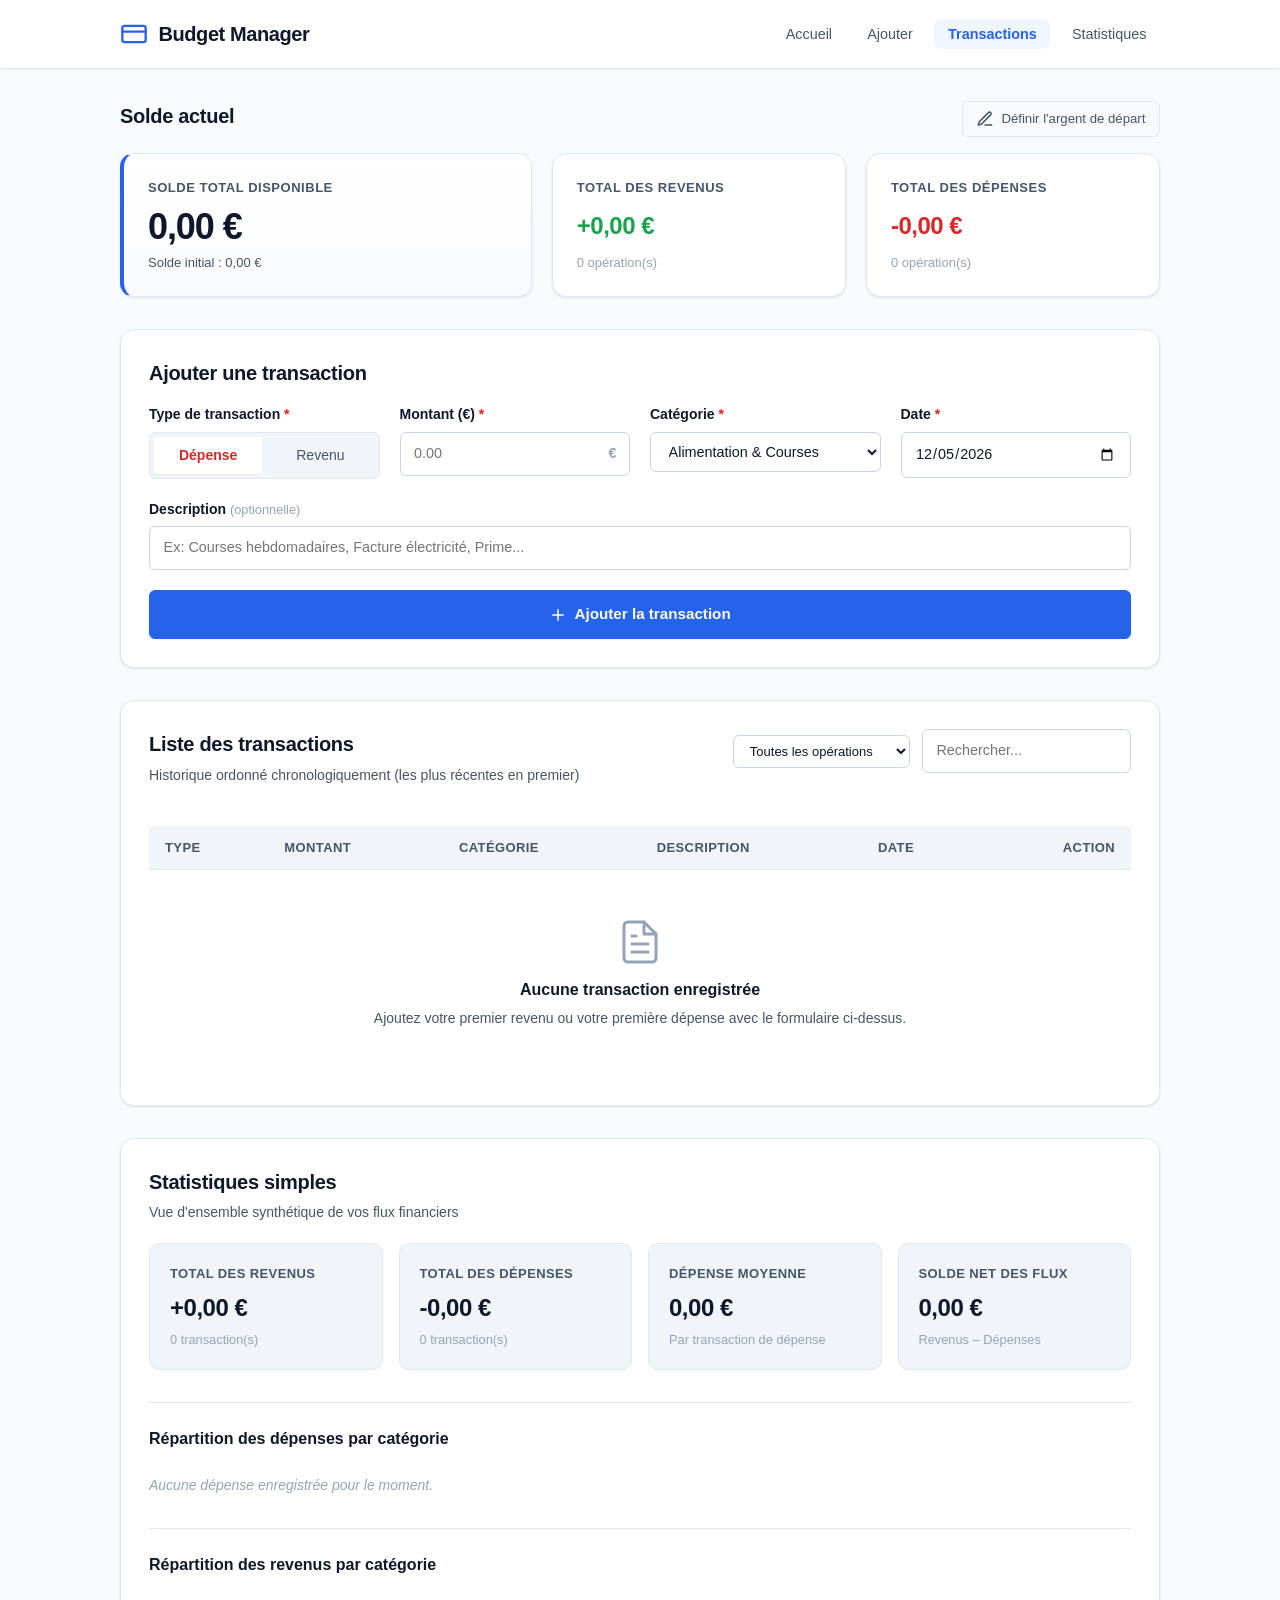
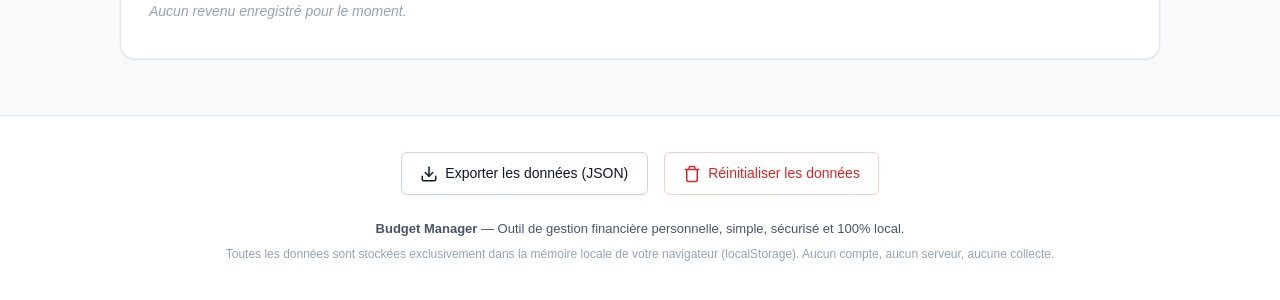
<file: backup/index.html>
<!DOCTYPE html>
<html lang="fr">
<head>
  <meta charset="utf-8">
  <meta name="viewport" content="width=device-width, initial-scale=1">
  <title>Budget Manager — Gestion de budget simple et professionnelle</title>
  <meta name="description" content="Budget Manager est un outil simple, moderne et professionnel pour gérer vos revenus, vos dépenses et votre solde en toute autonomie.">
  <link rel="stylesheet" href="css/style.css">
  <link rel="icon" href="favicon.ico" sizes="any">
  <link rel="icon" href="icon.svg" type="image/svg+xml">
  <link rel="apple-touch-icon" href="icon.png">
  <meta name="theme-color" content="#2563eb">
</head>
<body>

  <!-- En-tête principal -->
  <header class="site-header">
    <div class="container header-container">
      <div class="brand">
        <svg class="brand-icon" viewBox="0 0 24 24" fill="none" stroke="currentColor" stroke-width="2" stroke-linecap="round" stroke-linejoin="round" aria-hidden="true">
          <rect width="20" height="14" x="2" y="5" rx="2"></rect>
          <line x1="2" x2="22" y1="10" y2="10"></line>
        </svg>
        <h1 class="site-title">Budget Manager</h1>
      </div>
      <nav class="site-nav" aria-label="Navigation principale">
        <ul class="nav-list">
          <li><a href="#solde" class="nav-link active">Accueil</a></li>
          <li><a href="#ajouter" class="nav-link">Ajouter</a></li>
          <li><a href="#transactions" class="nav-link">Transactions</a></li>
          <li><a href="#statistiques" class="nav-link">Statistiques</a></li>
        </ul>
      </nav>
    </div>
  </header>

  <!-- Notification Toast -->
  <aside id="toastNotification" class="toast hidden" role="status" aria-live="polite">
    <span id="toastMessage">Action effectuée</span>
  </aside>

  <!-- Contenu principal -->
  <main class="container main-content">

    <!-- 1) MODULE : Solde actuel -->
    <section id="solde" class="section balance-section" aria-labelledby="balance-title">
      <div class="section-header-compact">
        <h2 id="balance-title" class="section-title">Solde actuel</h2>
        <button type="button" id="toggleInitialBalanceBtn" class="btn btn-subtle" title="Modifier l'argent disponible initial">
          <svg class="icon-sm" viewBox="0 0 24 24" fill="none" stroke="currentColor" stroke-width="2" stroke-linecap="round" stroke-linejoin="round" aria-hidden="true">
            <path d="M12 20h9"></path>
            <path d="M16.5 3.5a2.12 2.12 0 0 1 3 3L7 19l-4 1 1-4Z"></path>
          </svg>
          <span>Définir l'argent de départ</span>
        </button>
      </div>

      <!-- Formulaire pour définir le solde de départ -->
      <div id="initialBalanceContainer" class="initial-balance-box hidden">
        <form id="initialBalanceForm" class="initial-balance-form">
          <div class="form-group-inline">
            <label for="initialBalanceInput">Argent disponible initial (€) :</label>
            <input type="number" id="initialBalanceInput" step="0.01" min="0" placeholder="Ex: 1500.00" required>
            <button type="submit" class="btn btn-primary btn-sm">Enregistrer</button>
            <button type="button" id="cancelInitialBalanceBtn" class="btn btn-secondary btn-sm">Annuler</button>
          </div>
          <p class="form-help">Ce montant de départ s'ajoute à vos revenus et dépenses pour calculer votre solde disponible réel.</p>
        </form>
      </div>

      <!-- Grille des indicateurs financiers -->
      <div class="balance-grid">
        <div class="balance-card primary-card">
          <div class="card-caption">Solde total disponible</div>
          <div id="currentBalanceDisplay" class="balance-amount neutral">0,00 €</div>
          <div class="balance-subtext" id="balanceSubtext">Solde initial : 0,00 €</div>
        </div>

        <div class="balance-card income-summary-card">
          <div class="card-caption">Total des revenus</div>
          <div id="quickIncomeDisplay" class="summary-amount income-text">+0,00 €</div>
          <div class="summary-count" id="quickIncomeCount">0 opération(s)</div>
        </div>

        <div class="balance-card expense-summary-card">
          <div class="card-caption">Total des dépenses</div>
          <div id="quickExpenseDisplay" class="summary-amount expense-text">-0,00 €</div>
          <div class="summary-count" id="quickExpenseCount">0 opération(s)</div>
        </div>
      </div>
    </section>

    <!-- 2) MODULE : Ajouter une transaction -->
    <section id="ajouter" class="section add-transaction-section" aria-labelledby="add-title">
      <div class="section-card">
        <h2 id="add-title" class="section-title">Ajouter une transaction</h2>
        <form id="transactionForm" class="transaction-form" novalidate>

          <div class="form-grid">
            <!-- Type de transaction -->
            <div class="form-group">
              <label for="txType" class="form-label">Type de transaction <span class="required">*</span></label>
              <div class="type-toggle" role="radiogroup" aria-label="Type de transaction">
                <label class="toggle-option active" id="labelTypeExpense">
                  <input type="radio" name="txType" id="typeExpense" value="expense" checked>
                  <span>Dépense</span>
                </label>
                <label class="toggle-option" id="labelTypeIncome">
                  <input type="radio" name="txType" id="typeIncome" value="income">
                  <span>Revenu</span>
                </label>
              </div>
            </div>

            <!-- Montant -->
            <div class="form-group">
              <label for="txAmount" class="form-label">Montant (€) <span class="required">*</span></label>
              <div class="input-with-symbol">
                <input type="number" id="txAmount" name="txAmount" step="0.01" min="0.01" placeholder="0.00" required>
                <span class="currency-symbol">€</span>
              </div>
            </div>

            <!-- Catégorie -->
            <div class="form-group">
              <label for="txCategory" class="form-label">Catégorie <span class="required">*</span></label>
              <select id="txCategory" name="txCategory" required>
                <!-- Options chargées dynamiquement selon le type -->
              </select>
            </div>

            <!-- Date -->
            <div class="form-group">
              <label for="txDate" class="form-label">Date <span class="required">*</span></label>
              <input type="date" id="txDate" name="txDate" required>
            </div>
          </div>

          <!-- Description (optionnelle) -->
          <div class="form-group">
            <label for="txDescription" class="form-label">Description <span class="optional">(optionnelle)</span></label>
            <input type="text" id="txDescription" name="txDescription" maxlength="120" placeholder="Ex: Courses hebdomadaires, Facture électricité, Prime...">
          </div>

          <!-- Bouton Ajouter -->
          <div class="form-actions">
            <button type="submit" id="submitTxBtn" class="btn btn-primary btn-submit">
              <svg class="icon-sm" viewBox="0 0 24 24" fill="none" stroke="currentColor" stroke-width="2" stroke-linecap="round" stroke-linejoin="round" aria-hidden="true">
                <line x1="12" y1="5" x2="12" y2="19"></line>
                <line x1="5" y1="12" x2="19" y2="12"></line>
              </svg>
              <span>Ajouter la transaction</span>
            </button>
          </div>
        </form>
      </div>
    </section>

    <!-- 3) MODULE : Liste des transactions -->
    <section id="transactions" class="section transactions-section" aria-labelledby="tx-list-title">
      <div class="section-card">
        <div class="section-header-bar">
          <div>
            <h2 id="tx-list-title" class="section-title">Liste des transactions</h2>
            <p class="section-subtitle">Historique ordonné chronologiquement (les plus récentes en premier)</p>
          </div>

          <!-- Filtres de vue -->
          <div class="transactions-filters">
            <div class="filter-group">
              <label for="filterType" class="visually-hidden">Filtrer par type</label>
              <select id="filterType" class="select-sm">
                <option value="all">Toutes les opérations</option>
                <option value="expense">Dépenses uniquement</option>
                <option value="income">Revenus uniquement</option>
              </select>
            </div>
            <div class="filter-group">
              <label for="filterSearch" class="visually-hidden">Rechercher</label>
              <input type="search" id="filterSearch" class="input-sm" placeholder="Rechercher...">
            </div>
          </div>
        </div>

        <!-- Tableau des transactions -->
        <div class="table-responsive">
          <table class="transactions-table" id="transactionsTable">
            <thead>
              <tr>
                <th scope="col">Type</th>
                <th scope="col">Montant</th>
                <th scope="col">Catégorie</th>
                <th scope="col">Description</th>
                <th scope="col">Date</th>
                <th scope="col" class="text-right">Action</th>
              </tr>
            </thead>
            <tbody id="transactionsTableBody">
              <!-- Lignes générées en JS -->
            </tbody>
          </table>
        </div>

        <!-- État vide si aucune transaction -->
        <div id="emptyState" class="empty-state hidden">
          <svg class="empty-icon" viewBox="0 0 24 24" fill="none" stroke="currentColor" stroke-width="1.5" stroke-linecap="round" stroke-linejoin="round" aria-hidden="true">
            <path d="M14 2H6a2 2 0 0 0-2 2v16a2 2 0 0 0 2 2h12a2 2 0 0 0 2-2V8z"></path>
            <polyline points="14 2 14 8 20 8"></polyline>
            <line x1="16" y1="13" x2="8" y2="13"></line>
            <line x1="16" y1="17" x2="8" y2="17"></line>
            <polyline points="10 9 9 9 8 9"></polyline>
          </svg>
          <p class="empty-title">Aucune transaction enregistrée</p>
          <p class="empty-desc">Ajoutez votre premier revenu ou votre première dépense avec le formulaire ci-dessus.</p>
        </div>
      </div>
    </section>

    <!-- 4) MODULE : Statistiques simples -->
    <section id="statistiques" class="section stats-section" aria-labelledby="stats-title">
      <div class="section-card">
        <h2 id="stats-title" class="section-title">Statistiques simples</h2>
        <p class="section-subtitle">Vue d'ensemble synthétique de vos flux financiers</p>

        <!-- Cartes statistiques -->
        <div class="stats-grid">
          <div class="stat-box">
            <span class="stat-label">Total des revenus</span>
            <span id="statTotalIncome" class="stat-value income-text">0,00 €</span>
            <span id="statIncomeCount" class="stat-detail">0 transaction(s)</span>
          </div>

          <div class="stat-box">
            <span class="stat-label">Total des dépenses</span>
            <span id="statTotalExpense" class="stat-value expense-text">0,00 €</span>
            <span id="statExpenseCount" class="stat-detail">0 transaction(s)</span>
          </div>

          <div class="stat-box">
            <span class="stat-label">Dépense moyenne</span>
            <span id="statAverageExpense" class="stat-value">0,00 €</span>
            <span class="stat-detail">Par transaction de dépense</span>
          </div>

          <div class="stat-box">
            <span class="stat-label">Solde net des flux</span>
            <span id="statNetFlow" class="stat-value">0,00 €</span>
            <span id="statSavingsRate" class="stat-detail">Revenus – Dépenses</span>
          </div>
        </div>

        <!-- Répartition par catégories de dépenses -->
        <div class="category-breakdown-wrapper">
          <h3 class="subsection-title">Répartition des dépenses par catégorie</h3>
          <div id="expenseCategoryBreakdown" class="category-breakdown-list">
            <!-- Liste de barres de répartition générée en JS -->
          </div>
        </div>

        <!-- Répartition par catégories de revenus -->
        <div class="category-breakdown-wrapper" id="incomeCategoryWrapper">
          <h3 class="subsection-title">Répartition des revenus par catégorie</h3>
          <div id="incomeCategoryBreakdown" class="category-breakdown-list">
            <!-- Liste de barres de répartition générée en JS -->
          </div>
        </div>
      </div>
    </section>

  </main>

  <!-- Pied de page -->
  <footer class="site-footer">
    <div class="container footer-container">
      <div class="footer-actions">
        <!-- MODULE 6 : Export JSON -->
        <button type="button" id="exportDataBtn" class="btn btn-secondary">
          <svg class="icon-sm" viewBox="0 0 24 24" fill="none" stroke="currentColor" stroke-width="2" stroke-linecap="round" stroke-linejoin="round" aria-hidden="true">
            <path d="M21 15v4a2 2 0 0 1-2 2H5a2 2 0 0 1-2-2v-4"></path>
            <polyline points="7 10 12 15 17 10"></polyline>
            <line x1="12" y1="15" x2="12" y2="3"></line>
          </svg>
          <span>Exporter les données (JSON)</span>
        </button>

        <button type="button" id="resetDataBtn" class="btn btn-subtle-danger" title="Effacer toutes les transactions enregistrées">
          <svg class="icon-sm" viewBox="0 0 24 24" fill="none" stroke="currentColor" stroke-width="2" stroke-linecap="round" stroke-linejoin="round" aria-hidden="true">
            <polyline points="3 6 5 6 21 6"></polyline>
            <path d="M19 6v14a2 2 0 0 1-2 2H7a2 2 0 0 1-2-2V6m3 0V4a2 2 0 0 1 2-2h4a2 2 0 0 1 2 2v2"></path>
          </svg>
          <span>Réinitialiser les données</span>
        </button>
      </div>

      <div class="footer-credits">
        <p><strong>Budget Manager</strong> — Outil de gestion financière personnelle, simple, sécurisé et 100% local.</p>
        <p class="legal-note">Toutes les données sont stockées exclusivement dans la mémoire locale de votre navigateur (localStorage). Aucun compte, aucun serveur, aucune collecte.</p>
      </div>
    </div>
  </footer>

  <script src="js/app.js"></script>
</body>
</html>
</file>
<file: css/style.css>
/* ==========================================================================
   Budget Manager — Stylesheet
   Modern, minimalist, responsive and professional
   ========================================================================== */

/* --------------------------------------------------------------------------
   1. Variables & Global Design Tokens
   -------------------------------------------------------------------------- */
:root {
  --font-family: -apple-system, BlinkMacSystemFont, "Segoe UI", Roboto, "Helvetica Neue", Arial, sans-serif;

  /* Neutral Color Palette */
  --bg-page: #f8fafc;
  --bg-card: #ffffff;
  --bg-subtle: #f1f5f9;
  --bg-hover: #e2e8f0;

  --text-primary: #0f172a;
  --text-secondary: #475569;
  --text-muted: #94a3b8;

  --border-light: #e2e8f0;
  --border-subtle: #cbd5e1;
  --border-focus: #3b82f6;

  /* Accent Colors */
  --primary-color: #2563eb;
  --primary-hover: #1d4ed8;
  --primary-light: #eff6ff;
  --primary-rgb: 37, 99, 235;
  --on-primary: #ffffff;

  --income-color: #16a34a;
  --income-bg: #f0fdf4;
  --income-border: #bbf7d0;

  --expense-color: #dc2626;
  --expense-bg: #fef2f2;
  --expense-border: #fecaca;

  --neutral-accent: #64748b;

  /* Shadows & Radii */
  --shadow-xs: 0 1px 2px rgba(15, 23, 42, 0.04);
  --shadow-sm: 0 1px 3px rgba(15, 23, 42, 0.06), 0 1px 2px rgba(15, 23, 42, 0.04);
  --shadow-md: 0 4px 6px -1px rgba(15, 23, 42, 0.07), 0 2px 4px -2px rgba(15, 23, 42, 0.05);
  --shadow-lg: 0 10px 15px -3px rgba(15, 23, 42, 0.08), 0 4px 6px -4px rgba(15, 23, 42, 0.04);

  --radius-sm: 6px;
  --radius-md: 10px;
  --radius-lg: 14px;
  --radius-full: 9999px;

  --transition-fast: 0.18s ease;
  --transition-normal: 0.25s ease;
}

/* Thème Sombre (Dark Mode) */
[data-theme="dark"] {
  --bg-page: #0b0f19;
  --bg-card: #151c2c;
  --bg-subtle: #1e293b;
  --bg-hover: #334155;

  --text-primary: #f8fafc;
  --text-secondary: #94a3b8;
  --text-muted: #64748b;

  --border-light: #1e293b;
  --border-subtle: #334155;
  --border-focus: #60a5fa;

  --primary-color: #3b82f6;
  --primary-hover: #60a5fa;
  --primary-light: #172554;
  --primary-rgb: 59, 130, 246;
  --on-primary: #ffffff;

  --income-color: #22c55e;
  --income-bg: #052e16;
  --income-border: #14532d;

  --expense-color: #ef4444;
  --expense-bg: #450a0a;
  --expense-border: #7f1d1d;

  --shadow-xs: 0 1px 2px rgba(0, 0, 0, 0.4);
  --shadow-sm: 0 1px 3px rgba(0, 0, 0, 0.5);
  --shadow-md: 0 4px 6px -1px rgba(0, 0, 0, 0.6);
  --shadow-lg: 0 10px 15px -3px rgba(0, 0, 0, 0.7);
}

/* --------------------------------------------------------------------------
   2. Base & Reset
   -------------------------------------------------------------------------- */
*, *::before, *::after {
  box-sizing: border-box;
  margin: 0;
  padding: 0;
}

html {
  font-family: var(--font-family);
  font-size: 16px;
  line-height: 1.5;
  color: var(--text-primary);
  background-color: var(--bg-page);
  scroll-behavior: smooth;
  -webkit-font-smoothing: antialiased;
}

body {
  min-height: 100vh;
  display: flex;
  flex-direction: column;
}

img, svg {
  display: inline-block;
  vertical-align: middle;
}

button, input, select, textarea {
  font: inherit;
  color: inherit;
}

a {
  color: inherit;
  text-decoration: none;
}

/* --------------------------------------------------------------------------
   3. Layout & Containers
   -------------------------------------------------------------------------- */
.container {
  width: 100%;
  max-width: 1080px;
  margin: 0 auto;
  padding: 0 1.25rem;
}

.main-content {
  flex: 1;
  padding-top: 2rem;
  padding-bottom: 3.5rem;
  display: flex;
  flex-direction: column;
  gap: 2rem;
}

.section {
  scroll-margin-top: 5.5rem;
}

.section-card {
  background: var(--bg-card);
  border: 1px solid var(--border-light);
  border-radius: var(--radius-lg);
  padding: 1.75rem;
  box-shadow: var(--shadow-sm);
}

.section-title {
  font-size: 1.25rem;
  font-weight: 600;
  color: var(--text-primary);
  letter-spacing: -0.015em;
  margin-bottom: 0.35rem;
}

.section-subtitle {
  font-size: 0.875rem;
  color: var(--text-secondary);
  margin-bottom: 1.25rem;
}

.subsection-title {
  font-size: 1rem;
  font-weight: 600;
  color: var(--text-primary);
  margin-bottom: 1rem;
}

.section-header-compact {
  display: flex;
  align-items: center;
  justify-content: space-between;
  flex-wrap: wrap;
  gap: 0.75rem;
  margin-bottom: 1rem;
}

.section-header-bar {
  display: flex;
  align-items: flex-start;
  justify-content: space-between;
  flex-wrap: wrap;
  gap: 1rem;
  margin-bottom: 1.25rem;
}

/* --------------------------------------------------------------------------
   4. Header & Navigation
   -------------------------------------------------------------------------- */
.site-header {
  position: sticky;
  top: 0;
  z-index: 50;
  background-color: var(--bg-card);
  border-bottom: 1px solid var(--border-light);
  box-shadow: var(--shadow-xs);
}

.header-container {
  display: flex;
  align-items: center;
  justify-content: space-between;
  height: 4.25rem;
}

.brand {
  display: flex;
  align-items: center;
  gap: 0.65rem;
  color: var(--primary-color);
}

.brand-icon {
  width: 1.75rem;
  height: 1.75rem;
}

.site-title {
  font-size: 1.25rem;
  font-weight: 700;
  color: var(--text-primary);
  letter-spacing: -0.02em;
}

.header-right {
  display: flex;
  align-items: center;
  gap: 0.85rem;
}

.site-nav {
  display: flex;
  align-items: center;
}

.nav-list {
  display: flex;
  align-items: center;
  list-style: none;
  gap: 0.5rem;
}

.nav-link {
  font-size: 0.9rem;
  font-weight: 500;
  color: var(--text-secondary);
  padding: 0.45rem 0.85rem;
  border-radius: var(--radius-sm);
  transition: all var(--transition-fast);
}

.nav-link:hover {
  color: var(--primary-color);
  background-color: var(--bg-subtle);
}

.nav-link.active {
  color: var(--primary-color);
  background-color: var(--primary-light);
  font-weight: 600;
}

.version-badge {
  background: var(--bg-subtle);
  border: 1px solid var(--border-light);
  color: var(--text-primary);
  padding: 0.35rem 0.65rem;
  border-radius: var(--radius-full);
  display: inline-flex;
  align-items: center;
  gap: 0.4rem;
  font-size: 0.8rem;
  font-weight: 600;
  cursor: pointer;
  transition: all var(--transition-fast);
}

.version-badge:hover {
  background: var(--primary-light);
  border-color: var(--primary-color);
  color: var(--primary-color);
  transform: translateY(-1px);
}

.version-dot {
  width: 7px;
  height: 7px;
  border-radius: 50%;
  background-color: var(--income-color);
  box-shadow: 0 0 0 2px rgba(34, 197, 94, 0.2);
}

.footer-version-btn {
  background: var(--bg-subtle);
  border: 1px solid var(--border-light);
  color: var(--primary-color);
  font-size: 0.75rem;
  font-weight: 600;
  padding: 0.15rem 0.45rem;
  border-radius: var(--radius-sm);
  cursor: pointer;
  vertical-align: middle;
  transition: all var(--transition-fast);
}

.footer-version-btn:hover {
  background: var(--primary-light);
  border-color: var(--primary-color);
}

.theme-toggle-btn {
  background: var(--bg-subtle);
  border: 1px solid var(--border-light);
  color: var(--text-primary);
  width: 2.35rem;
  height: 2.35rem;
  border-radius: var(--radius-full);
  display: inline-flex;
  align-items: center;
  justify-content: center;
  cursor: pointer;
  transition: all var(--transition-fast);
}

.theme-toggle-btn:hover {
  background: var(--bg-hover);
  color: var(--primary-color);
  transform: rotate(12deg);
}

.icon-theme {
  width: 1.2rem;
  height: 1.2rem;
}

/* --------------------------------------------------------------------------
   5. Buttons & Controls
   -------------------------------------------------------------------------- */
.btn {
  display: inline-flex;
  align-items: center;
  justify-content: center;
  gap: 0.45rem;
  font-size: 0.875rem;
  font-weight: 500;
  padding: 0.6rem 1.15rem;
  border-radius: var(--radius-sm);
  border: 1px solid transparent;
  cursor: pointer;
  transition: all var(--transition-fast);
  white-space: nowrap;
}

.btn:active {
  transform: translateY(1px);
}

.btn-primary {
  background-color: var(--primary-color);
  color: var(--on-primary);
  border-color: var(--primary-color);
  box-shadow: var(--shadow-xs);
}

.btn-primary:hover {
  background-color: var(--primary-hover);
  border-color: var(--primary-hover);
  box-shadow: var(--shadow-sm);
}

.btn-secondary {
  background-color: var(--bg-card);
  color: var(--text-primary);
  border-color: var(--border-subtle);
  box-shadow: var(--shadow-xs);
}

.btn-secondary:hover {
  background-color: var(--bg-subtle);
  border-color: var(--border-focus);
  color: var(--primary-color);
}

.btn-subtle {
  background-color: transparent;
  color: var(--text-secondary);
  border: 1px solid var(--border-light);
  padding: 0.45rem 0.85rem;
  font-size: 0.825rem;
}

.btn-subtle:hover {
  background-color: var(--bg-subtle);
  color: var(--text-primary);
  border-color: var(--border-subtle);
}

.btn-subtle-danger {
  background-color: transparent;
  color: var(--expense-color);
  border: 1px solid var(--expense-border);
  padding: 0.6rem 1.15rem;
}

.btn-subtle-danger:hover {
  background-color: var(--expense-bg);
  border-color: var(--expense-color);
}

.table-actions {
  display: inline-flex;
  align-items: center;
  justify-content: flex-end;
  gap: 0.35rem;
}

.btn-edit-icon {
  background: transparent;
  border: 1px solid transparent;
  color: var(--text-muted);
  padding: 0.35rem 0.5rem;
  border-radius: var(--radius-sm);
  cursor: pointer;
  transition: all var(--transition-fast);
  display: inline-flex;
  align-items: center;
  justify-content: center;
}

.btn-edit-icon:hover {
  color: var(--primary-color);
  background-color: var(--primary-light);
  border-color: var(--primary-color);
}

.btn-danger-icon {
  background: transparent;
  border: 1px solid transparent;
  color: var(--text-muted);
  padding: 0.35rem 0.5rem;
  border-radius: var(--radius-sm);
  cursor: pointer;
  transition: all var(--transition-fast);
  display: inline-flex;
  align-items: center;
  justify-content: center;
}

.btn-danger-icon:hover {
  color: var(--expense-color);
  background-color: var(--expense-bg);
  border-color: var(--expense-border);
}

.btn-file-label {
  cursor: pointer;
}

/* Focus clavier visible (accessibilité) */
.btn:focus-visible,
.btn-edit-icon:focus-visible,
.btn-danger-icon:focus-visible,
.btn-close-modal:focus-visible,
.theme-toggle-btn:focus-visible,
.version-badge:focus-visible,
.nav-link:focus-visible,
.account-card:focus-visible,
.btn-file-label:focus-within {
  outline: 2px solid var(--primary-color);
  outline-offset: 2px;
}

.btn-sm {
  padding: 0.45rem 0.75rem;
  font-size: 0.8125rem;
}

.btn-submit {
  width: 100%;
  padding: 0.75rem 1.5rem;
  font-size: 0.95rem;
  font-weight: 600;
}

.icon-sm {
  width: 1.125rem;
  height: 1.125rem;
}

/* --------------------------------------------------------------------------
   6. Module 1 : Solde actuel
   -------------------------------------------------------------------------- */
.form-help {
  font-size: 0.8rem;
  color: var(--text-secondary);
  margin-top: 0.5rem;
}

.balance-grid {
  display: grid;
  grid-template-columns: 1.3fr 1fr 1fr 1fr;
  gap: 1.25rem;
}

.balance-card {
  background: var(--bg-card);
  border: 1px solid var(--border-light);
  border-radius: var(--radius-lg);
  padding: 1.5rem;
  box-shadow: var(--shadow-sm);
  display: flex;
  flex-direction: column;
  justify-content: space-between;
}

.primary-card {
  border-left: 4px solid var(--primary-color);
  background: linear-gradient(180deg, #ffffff 0%, #fafbff 100%);
}

[data-theme="dark"] .primary-card {
  background: linear-gradient(180deg, var(--bg-card) 0%, #1e293b 100%);
}

.card-caption {
  font-size: 0.8125rem;
  font-weight: 600;
  text-transform: uppercase;
  letter-spacing: 0.04em;
  color: var(--text-secondary);
  margin-bottom: 0.5rem;
}

.balance-amount {
  font-size: 2.25rem;
  font-weight: 700;
  letter-spacing: -0.03em;
  line-height: 1.15;
  margin-bottom: 0.35rem;
}

.balance-amount.neutral {
  color: var(--text-primary);
}

.balance-amount.positive {
  color: var(--income-color);
}

.balance-amount.negative {
  color: var(--expense-color);
}

.balance-subtext {
  font-size: 0.8125rem;
  color: var(--text-secondary);
}

.summary-amount {
  font-size: 1.5rem;
  font-weight: 600;
  letter-spacing: -0.02em;
  margin-bottom: 0.35rem;
}

.income-text {
  color: var(--income-color);
}

.expense-text {
  color: var(--expense-color);
}

.summary-count {
  font-size: 0.8125rem;
  color: var(--text-muted);
}

/* Comptes & Portefeuilles */
.accounts-container {
  margin-top: 1.75rem;
  padding-top: 1.25rem;
  border-top: 1px solid var(--border-light);
}

.accounts-header {
  display: flex;
  align-items: center;
  justify-content: space-between;
  gap: 0.75rem;
  margin-bottom: 1rem;
  flex-wrap: wrap;
}

.accounts-grid {
  display: grid;
  grid-template-columns: repeat(auto-fill, minmax(230px, 1fr));
  gap: 1rem;
}

.account-card {
  background-color: var(--bg-subtle);
  border: 1px solid var(--border-light);
  border-radius: var(--radius-md);
  padding: 1rem;
  display: flex;
  flex-direction: column;
  gap: 0.5rem;
  cursor: pointer;
  transition: all var(--transition-fast);
  position: relative;
}

.account-card:hover {
  background-color: var(--bg-card);
  border-color: var(--primary-color);
  box-shadow: var(--shadow-sm);
  transform: translateY(-2px);
}

.account-card.active {
  background-color: var(--bg-card);
  border: 2px solid var(--primary-color);
  box-shadow: var(--shadow-sm);
}

.account-card-header {
  display: flex;
  align-items: center;
  justify-content: space-between;
  gap: 0.5rem;
}

.account-title-group {
  display: flex;
  align-items: center;
  gap: 0.5rem;
}

.account-type-badge {
  font-size: 0.7rem;
  font-weight: 600;
  text-transform: uppercase;
  padding: 0.1rem 0.4rem;
  border-radius: var(--radius-sm);
  background: var(--bg-hover);
  color: var(--text-secondary);
}

.account-card-name {
  font-weight: 600;
  font-size: 0.95rem;
  color: var(--text-primary);
}

.account-card-balance {
  font-size: 1.25rem;
  font-weight: 700;
  color: var(--text-primary);
  margin-top: 0.25rem;
}

.account-card-footer {
  display: flex;
  align-items: center;
  justify-content: space-between;
  margin-top: auto;
  padding-top: 0.5rem;
  font-size: 0.75rem;
  color: var(--text-secondary);
}

.account-card-actions {
  display: flex;
  align-items: center;
  gap: 0.25rem;
}

/* --------------------------------------------------------------------------
   7. Module 2 : Formulaire Ajouter une transaction
   -------------------------------------------------------------------------- */
.transaction-form {
  margin-top: 1rem;
}

.form-grid {
  display: grid;
  grid-template-columns: repeat(auto-fit, minmax(200px, 1fr));
  gap: 1.25rem;
  margin-bottom: 1.25rem;
}

.form-group {
  display: flex;
  flex-direction: column;
  gap: 0.4rem;
  margin-bottom: 1.25rem;
}

.form-grid .form-group {
  margin-bottom: 0;
}

.form-label {
  font-size: 0.875rem;
  font-weight: 600;
  color: var(--text-primary);
}

.required {
  color: var(--expense-color);
}

.optional {
  font-size: 0.8rem;
  font-weight: 400;
  color: var(--text-muted);
}

/* Toggle type Dépense / Revenu */
.type-toggle {
  display: grid;
  grid-auto-flow: column;
  grid-auto-columns: minmax(0, 1fr);
  background-color: var(--bg-subtle);
  border: 1px solid var(--border-light);
  border-radius: var(--radius-sm);
  padding: 0.25rem;
  gap: 0.25rem;
}

.type-toggle .toggle-option {
  display: flex;
  align-items: center;
  justify-content: center;
  padding: 0.5rem 0.75rem;
  border-radius: 4px;
  font-size: 0.875rem;
  font-weight: 500;
  cursor: pointer;
  color: var(--text-secondary);
  transition: all var(--transition-fast);
  text-align: center;
}

.type-toggle .toggle-option input {
  position: absolute;
  opacity: 0;
  pointer-events: none;
}

.type-toggle .toggle-option.active {
  background-color: var(--bg-card);
  color: var(--text-primary);
  font-weight: 600;
  box-shadow: var(--shadow-xs);
}

.type-toggle #labelTypeExpense.active,
.type-toggle #labelEditTypeExpense.active {
  color: var(--expense-color);
}

.type-toggle #labelTypeIncome.active,
.type-toggle #labelEditTypeIncome.active {
  color: var(--income-color);
}

/* Inputs & Selects */
input[type="text"],
input[type="number"],
input[type="date"],
input[type="search"],
select {
  width: 100%;
  padding: 0.65rem 0.85rem;
  border: 1px solid var(--border-subtle);
  border-radius: var(--radius-sm);
  background-color: var(--bg-card);
  color: var(--text-primary);
  font-size: 0.9rem;
  outline: none;
  transition: border-color var(--transition-fast), box-shadow var(--transition-fast);
}

input:focus,
select:focus {
  border-color: var(--primary-color);
  box-shadow: 0 0 0 3px rgba(var(--primary-rgb), 0.15);
}

.input-with-symbol {
  position: relative;
  display: flex;
  align-items: center;
}

.input-with-symbol input {
  padding-right: 2rem;
}

.currency-symbol {
  position: absolute;
  right: 0.85rem;
  font-size: 0.9rem;
  font-weight: 600;
  color: var(--text-muted);
  pointer-events: none;
}

.form-actions {
  margin-top: 0.5rem;
}

/* --------------------------------------------------------------------------
   8. Module 3 : Liste des transactions & Tableau
   -------------------------------------------------------------------------- */
.transactions-filters {
  display: flex;
  align-items: center;
  gap: 0.75rem;
  flex-wrap: wrap;
}

.select-sm, .input-sm {
  padding: 0.45rem 0.75rem;
  font-size: 0.8125rem;
  border-radius: var(--radius-sm);
}

.table-responsive {
  width: 100%;
  overflow-x: auto;
  -webkit-overflow-scrolling: touch;
}

.transactions-table {
  width: 100%;
  border-collapse: collapse;
  text-align: left;
  font-size: 0.875rem;
}

.transactions-table thead {
  background-color: var(--bg-subtle);
  border-bottom: 1px solid var(--border-light);
}

.transactions-table th {
  padding: 0.75rem 1rem;
  font-weight: 600;
  color: var(--text-secondary);
  font-size: 0.8125rem;
  text-transform: uppercase;
  letter-spacing: 0.03em;
  white-space: nowrap;
}

.transactions-table td {
  padding: 0.85rem 1rem;
  border-bottom: 1px solid var(--border-light);
  color: var(--text-primary);
  vertical-align: middle;
}

.transactions-table tbody tr {
  transition: background-color var(--transition-fast);
}

.transactions-table tbody tr:hover {
  background-color: var(--bg-hover);
}

.badge {
  display: inline-flex;
  align-items: center;
  gap: 0.35rem;
  padding: 0.2rem 0.55rem;
  border-radius: var(--radius-full);
  font-size: 0.75rem;
  font-weight: 600;
  letter-spacing: 0.02em;
}

.badge-expense {
  background-color: var(--expense-bg);
  color: var(--expense-color);
  border: 1px solid var(--expense-border);
}

.badge-income {
  background-color: var(--income-bg);
  color: var(--income-color);
  border: 1px solid var(--income-border);
}

.badge-transfer {
  background-color: var(--primary-light);
  color: var(--primary-color);
  border: 1px solid rgba(var(--primary-rgb), 0.25);
}

.account-pill {
  display: inline-flex;
  align-items: center;
  gap: 0.3rem;
  font-size: 0.75rem;
  font-weight: 500;
  padding: 0.15rem 0.5rem;
  border-radius: var(--radius-sm);
  background-color: var(--bg-subtle);
  border: 1px solid var(--border-light);
  color: var(--text-primary);
  white-space: nowrap;
}

.account-transfer-flow {
  display: inline-flex;
  align-items: center;
  gap: 0.35rem;
  font-size: 0.75rem;
  font-weight: 500;
  white-space: nowrap;
}

.account-transfer-arrow {
  color: var(--primary-color);
  font-weight: 700;
  font-size: 0.85rem;
}

.cell-amount {
  font-weight: 600;
  white-space: nowrap;
}

.cell-amount.income {
  color: var(--income-color);
}

.cell-amount.expense {
  color: var(--expense-color);
}

.cell-amount.transfer {
  color: var(--primary-color);
}

.cell-category {
  font-weight: 500;
  color: var(--text-primary);
  white-space: nowrap;
}

.cell-desc {
  color: var(--text-secondary);
  max-width: 240px;
  overflow: hidden;
  text-overflow: ellipsis;
  white-space: nowrap;
}

.cell-date {
  color: var(--text-secondary);
  white-space: nowrap;
  font-size: 0.8125rem;
}

.text-right {
  text-align: right;
}

/* État vide */
.empty-state {
  text-align: center;
  padding: 3rem 1.5rem;
  color: var(--text-secondary);
}

.empty-icon {
  width: 3rem;
  height: 3rem;
  color: var(--text-muted);
  margin-bottom: 0.75rem;
}

.empty-title {
  font-size: 1rem;
  font-weight: 600;
  color: var(--text-primary);
  margin-bottom: 0.35rem;
}

.empty-desc {
  font-size: 0.875rem;
  color: var(--text-secondary);
}

/* --------------------------------------------------------------------------
   9. Module 4 : Plafonds budgétaires & Alertes
   -------------------------------------------------------------------------- */
.budgets-summary-box {
  display: grid;
  grid-template-columns: repeat(auto-fit, minmax(180px, 1fr));
  gap: 1rem;
  background-color: var(--bg-subtle);
  border: 1px solid var(--border-light);
  border-radius: var(--radius-md);
  padding: 1rem 1.25rem;
  margin-bottom: 1.5rem;
}

.budget-summary-item {
  display: flex;
  flex-direction: column;
  gap: 0.25rem;
}

.budget-summary-item .summary-label {
  font-size: 0.75rem;
  font-weight: 600;
  text-transform: uppercase;
  letter-spacing: 0.03em;
  color: var(--text-secondary);
}

.budget-summary-item .summary-val {
  font-size: 1.25rem;
  font-weight: 700;
  color: var(--text-primary);
}

.budgets-grid {
  display: grid;
  grid-template-columns: repeat(auto-fill, minmax(280px, 1fr));
  gap: 1.25rem;
}

.budget-card {
  background-color: var(--bg-card);
  border: 1px solid var(--border-light);
  border-radius: var(--radius-md);
  padding: 1.25rem;
  box-shadow: var(--shadow-xs);
  display: flex;
  flex-direction: column;
  gap: 0.75rem;
  transition: all var(--transition-fast);
}

.budget-card:hover {
  box-shadow: var(--shadow-sm);
  transform: translateY(-2px);
}

.budget-card.status-danger {
  border-left: 4px solid var(--expense-color);
}

.budget-card.status-warning {
  border-left: 4px solid #f59e0b;
}

.budget-card.status-ok {
  border-left: 4px solid var(--income-color);
}

.budget-card-header {
  display: flex;
  align-items: center;
  justify-content: space-between;
  gap: 0.5rem;
}

.budget-category-title {
  font-size: 0.95rem;
  font-weight: 600;
  color: var(--text-primary);
}

.budget-status-pill {
  font-size: 0.75rem;
  font-weight: 600;
  padding: 0.15rem 0.55rem;
  border-radius: var(--radius-full);
  white-space: nowrap;
}

.budget-status-pill.pill-ok {
  background-color: var(--income-bg);
  color: var(--income-color);
  border: 1px solid var(--income-border);
}

.budget-status-pill.pill-warning {
  background-color: #fffbeb;
  color: #b45309;
  border: 1px solid #fde68a;
}

[data-theme="dark"] .budget-status-pill.pill-warning {
  background-color: #451a03;
  color: #fbbf24;
  border: 1px solid #78350f;
}

.budget-status-pill.pill-danger {
  background-color: var(--expense-bg);
  color: var(--expense-color);
  border: 1px solid var(--expense-border);
}

.budget-amounts-row {
  display: flex;
  align-items: baseline;
  justify-content: space-between;
  font-size: 0.875rem;
}

.budget-spent-txt {
  font-weight: 700;
  font-size: 1.15rem;
  color: var(--text-primary);
}

.budget-limit-txt {
  color: var(--text-secondary);
  font-size: 0.85rem;
}

.budget-progress-track {
  width: 100%;
  height: 8px;
  background-color: var(--bg-subtle);
  border-radius: var(--radius-full);
  overflow: hidden;
}

.budget-progress-fill {
  height: 100%;
  border-radius: var(--radius-full);
  transition: width 0.35s ease;
}

.budget-progress-fill.fill-ok {
  background-color: var(--income-color);
}

.budget-progress-fill.fill-warning {
  background-color: #f59e0b;
}

.budget-progress-fill.fill-danger {
  background-color: var(--expense-color);
}

.budget-card-footer {
  display: flex;
  align-items: center;
  justify-content: space-between;
  font-size: 0.8rem;
  color: var(--text-secondary);
  margin-top: auto;
  padding-top: 0.35rem;
}

.budget-actions {
  display: flex;
  align-items: center;
  gap: 0.35rem;
}

.section-actions-group {
  display: flex;
  align-items: center;
  gap: 0.5rem;
  flex-wrap: wrap;
}

/* --------------------------------------------------------------------------
   10. Module 5 : Objectifs d'épargne & Cagnottes
   -------------------------------------------------------------------------- */
.goals-grid {
  display: grid;
  grid-template-columns: repeat(auto-fill, minmax(280px, 1fr));
  gap: 1.25rem;
}

.goal-card {
  background-color: var(--bg-card);
  border: 1px solid var(--border-light);
  border-radius: var(--radius-md);
  padding: 1.25rem;
  box-shadow: var(--shadow-xs);
  display: flex;
  flex-direction: column;
  gap: 0.75rem;
  transition: all var(--transition-fast);
}

.goal-card:hover {
  box-shadow: var(--shadow-sm);
  transform: translateY(-2px);
}

.goal-card-header {
  display: flex;
  align-items: center;
  justify-content: space-between;
  gap: 0.5rem;
}

.goal-name {
  font-size: 1rem;
  font-weight: 600;
  color: var(--text-primary);
}

.goal-rate-badge {
  font-size: 0.75rem;
  font-weight: 700;
  padding: 0.15rem 0.5rem;
  border-radius: var(--radius-full);
  background-color: var(--primary-light);
  color: var(--primary-color);
}

.goal-rate-badge.badge-complete {
  background-color: var(--income-bg);
  color: var(--income-color);
  border: 1px solid var(--income-border);
}

.goal-amounts-row {
  display: flex;
  align-items: baseline;
  justify-content: space-between;
  font-size: 0.875rem;
}

.goal-saved-val {
  font-weight: 700;
  font-size: 1.2rem;
  color: var(--text-primary);
}

.goal-target-val {
  color: var(--text-secondary);
  font-size: 0.85rem;
}

.goal-progress-track {
  width: 100%;
  height: 10px;
  background-color: var(--bg-subtle);
  border-radius: var(--radius-full);
  overflow: hidden;
}

.goal-progress-fill {
  height: 100%;
  border-radius: var(--radius-full);
  background: linear-gradient(90deg, var(--primary-color) 0%, #06b6d4 100%);
  transition: width 0.35s ease;
}

.goal-progress-fill.completed {
  background: linear-gradient(90deg, var(--income-color) 0%, #10b981 100%);
}

.goal-meta-info {
  font-size: 0.8rem;
  color: var(--text-secondary);
  display: flex;
  flex-direction: column;
  gap: 0.2rem;
}

.goal-card-footer {
  display: flex;
  align-items: center;
  justify-content: space-between;
  margin-top: auto;
  padding-top: 0.65rem;
  border-top: 1px solid var(--border-light);
}

.goal-transfer-actions {
  display: flex;
  align-items: center;
  gap: 0.35rem;
}

/* --------------------------------------------------------------------------
   11. Module 6 : Transactions récurrentes & Abonnements
   -------------------------------------------------------------------------- */
.recurring-grid {
  display: grid;
  grid-template-columns: repeat(auto-fill, minmax(280px, 1fr));
  gap: 1.25rem;
}

.recurring-card {
  background-color: var(--bg-card);
  border: 1px solid var(--border-light);
  border-radius: var(--radius-md);
  padding: 1.25rem;
  box-shadow: var(--shadow-xs);
  display: flex;
  flex-direction: column;
  gap: 0.75rem;
  transition: all var(--transition-fast);
}

.recurring-card:hover {
  box-shadow: var(--shadow-sm);
  transform: translateY(-2px);
}

.recurring-card.expense-recur {
  border-left: 4px solid var(--expense-color);
}

.recurring-card.income-recur {
  border-left: 4px solid var(--income-color);
}

.recurring-card-header {
  display: flex;
  align-items: center;
  justify-content: space-between;
  gap: 0.5rem;
}

.recurring-title {
  font-size: 0.95rem;
  font-weight: 600;
  color: var(--text-primary);
}

.recurring-frequency-badge,
.recurring-status-badge {
  font-size: 0.7rem;
  font-weight: 600;
  padding: 0.15rem 0.45rem;
  border-radius: var(--radius-sm);
  background-color: var(--bg-subtle);
  color: var(--text-secondary);
  border: 1px solid var(--border-light);
  white-space: nowrap;
}

.recurring-status-badge.is-applied {
  background-color: var(--income-bg);
  color: var(--income-color);
  border-color: var(--income-border);
}

.recurring-amount {
  font-size: 1.25rem;
  font-weight: 700;
}

.recurring-details-row {
  display: flex;
  align-items: center;
  justify-content: space-between;
  font-size: 0.8rem;
  color: var(--text-secondary);
}

.recurring-day-chip {
  display: inline-flex;
  align-items: center;
  gap: 0.3rem;
  background-color: var(--bg-subtle);
  padding: 0.15rem 0.45rem;
  border-radius: var(--radius-sm);
  font-weight: 500;
}

.recurring-card-footer {
  display: flex;
  align-items: center;
  justify-content: space-between;
  margin-top: auto;
  padding-top: 0.65rem;
  border-top: 1px solid var(--border-light);
}

/* --------------------------------------------------------------------------
   12. Module 7 : Statistiques simples
   -------------------------------------------------------------------------- */
.stats-grid {
  display: grid;
  grid-template-columns: repeat(auto-fit, minmax(200px, 1fr));
  gap: 1rem;
  margin-bottom: 2rem;
}

.stat-box {
  background-color: var(--bg-subtle);
  border: 1px solid var(--border-light);
  border-radius: var(--radius-md);
  padding: 1.25rem;
  display: flex;
  flex-direction: column;
}

.stat-label {
  font-size: 0.8125rem;
  font-weight: 600;
  text-transform: uppercase;
  letter-spacing: 0.03em;
  color: var(--text-secondary);
  margin-bottom: 0.4rem;
}

.stat-value {
  font-size: 1.5rem;
  font-weight: 700;
  letter-spacing: -0.02em;
  color: var(--text-primary);
  margin-bottom: 0.25rem;
}

.stat-detail {
  font-size: 0.8rem;
  color: var(--text-muted);
}

.category-breakdown-wrapper {
  margin-top: 1.5rem;
  padding-top: 1.5rem;
  border-top: 1px solid var(--border-light);
}

.charts-overview-grid {
  display: grid;
  grid-template-columns: repeat(auto-fit, minmax(280px, 1fr));
  gap: 1.5rem;
  margin-top: 1.5rem;
  margin-bottom: 1.5rem;
}

.chart-panel {
  background-color: var(--bg-subtle);
  border: 1px solid var(--border-light);
  border-radius: var(--radius-md);
  padding: 1.25rem;
  display: flex;
  flex-direction: column;
}

.donut-chart-container {
  display: flex;
  flex-direction: column;
  align-items: center;
  justify-content: center;
  min-height: 200px;
  position: relative;
  padding: 0.5rem 0;
}

.donut-svg-wrapper {
  position: relative;
  display: inline-flex;
  align-items: center;
  justify-content: center;
}

.donut-svg {
  width: 170px;
  height: 170px;
  transform: rotate(-90deg);
  overflow: visible;
}

.donut-segment {
  cursor: pointer;
  transition: stroke-width var(--transition-fast), opacity var(--transition-fast);
}

.donut-segment:hover {
  stroke-width: 26;
  opacity: 0.85;
}

.donut-center-text {
  position: absolute;
  inset: 0;
  display: flex;
  flex-direction: column;
  align-items: center;
  justify-content: center;
  text-align: center;
  pointer-events: none;
}

.donut-center-total {
  font-size: 0.95rem;
  font-weight: 700;
  color: var(--text-primary);
  line-height: 1.2;
}

.donut-center-label {
  font-size: 0.725rem;
  color: var(--text-muted);
  text-transform: uppercase;
  letter-spacing: 0.05em;
}

.donut-legend {
  display: flex;
  flex-wrap: wrap;
  gap: 0.4rem 0.85rem;
  justify-content: center;
  margin-top: 1rem;
  font-size: 0.8rem;
  width: 100%;
}

.donut-legend-item {
  display: flex;
  align-items: center;
  gap: 0.4rem;
  color: var(--text-secondary);
}

.donut-legend-color {
  width: 0.65rem;
  height: 0.65rem;
  border-radius: 50%;
  flex-shrink: 0;
}

.donut-legend-value {
  font-weight: 600;
  color: var(--text-primary);
}

.budget-daily-hint {
  display: inline-block;
  font-size: 0.75rem;
  color: var(--text-muted);
  margin-left: 0.25rem;
}

.category-breakdown-list {
  display: flex;
  flex-direction: column;
  gap: 0.85rem;
}

.category-bar-item {
  display: flex;
  flex-direction: column;
  gap: 0.35rem;
}

.category-bar-header {
  display: flex;
  justify-content: space-between;
  align-items: center;
  font-size: 0.85rem;
}

.category-bar-name {
  font-weight: 500;
  color: var(--text-primary);
}

.category-bar-val {
  font-weight: 600;
  color: var(--text-secondary);
}

.category-bar-track {
  width: 100%;
  height: 8px;
  background-color: var(--bg-hover);
  border-radius: var(--radius-full);
  overflow: hidden;
}

.category-bar-fill {
  height: 100%;
  border-radius: var(--radius-full);
  background-color: var(--primary-color);
  transition: width var(--transition-normal);
}

.category-bar-fill.expense-fill {
  background-color: #ef4444;
}

.category-bar-fill.income-fill {
  background-color: #22c55e;
}

.category-empty-note {
  font-size: 0.875rem;
  color: var(--text-muted);
  font-style: italic;
  padding: 0.5rem 0;
}

/* --------------------------------------------------------------------------
   10. Modale & Boîte de Dialogue
   -------------------------------------------------------------------------- */
.modal-overlay {
  position: fixed;
  inset: 0;
  background-color: rgba(15, 23, 42, 0.65);
  backdrop-filter: blur(4px);
  z-index: 200;
  display: flex;
  align-items: center;
  justify-content: center;
  padding: 1.25rem;
  animation: fadeIn 0.2s ease-out;
}

.modal-card {
  background-color: var(--bg-card);
  border: 1px solid var(--border-light);
  border-radius: var(--radius-lg);
  box-shadow: var(--shadow-lg);
  width: 100%;
  max-width: 480px;
  max-height: calc(100vh - 2.5rem);
  max-height: calc(100dvh - 2.5rem);
  overflow-y: auto;
  overscroll-behavior: contain;
  padding: 1.75rem;
  animation: slideUp 0.25s ease-out;
}

.modal-card.modal-large {
  max-width: 620px;
}

.modal-title-with-badge {
  display: flex;
  align-items: center;
  gap: 0.75rem;
  flex-wrap: wrap;
}

.version-tag {
  font-size: 0.75rem;
  font-weight: 600;
  padding: 0.2rem 0.6rem;
  border-radius: var(--radius-full);
  background-color: var(--primary-light);
  color: var(--primary-color);
}

/* Changelog Styles */
.changelog-body {
  max-height: 58vh;
  overflow-y: auto;
  padding-right: 0.5rem;
  display: flex;
  flex-direction: column;
  gap: 1.5rem;
}

.changelog-version-card {
  border-left: 3px solid var(--primary-color);
  padding-left: 1.25rem;
  position: relative;
}

.changelog-card-header {
  display: flex;
  align-items: center;
  gap: 0.5rem;
  flex-wrap: wrap;
  margin-bottom: 0.35rem;
}

.changelog-v-badge {
  font-size: 0.8rem;
  font-weight: 700;
  background-color: var(--bg-subtle);
  border: 1px solid var(--border-light);
  color: var(--text-primary);
  padding: 0.15rem 0.5rem;
  border-radius: var(--radius-sm);
}

.changelog-date {
  font-size: 0.75rem;
  color: var(--text-muted);
}

.changelog-title {
  font-size: 0.95rem;
  font-weight: 600;
  color: var(--text-primary);
  margin-bottom: 0.5rem;
}

.changelog-list {
  padding-left: 1.25rem;
  margin-bottom: 0.65rem;
  font-size: 0.85rem;
  color: var(--text-primary);
  line-height: 1.6;
}

.changelog-files {
  display: flex;
  align-items: center;
  gap: 0.4rem;
  flex-wrap: wrap;
  font-size: 0.75rem;
  color: var(--text-secondary);
}

.changelog-file-tag {
  background-color: var(--bg-subtle);
  border: 1px solid var(--border-light);
  font-family: monospace;
  font-size: 0.75rem;
  padding: 0.15rem 0.45rem;
  border-radius: var(--radius-sm);
  color: var(--text-primary);
}

.modal-header {
  display: flex;
  align-items: center;
  justify-content: space-between;
  margin-bottom: 1.25rem;
  padding-bottom: 0.75rem;
  border-bottom: 1px solid var(--border-light);
}

.modal-title {
  font-size: 1.2rem;
  font-weight: 600;
  color: var(--text-primary);
}

.btn-close-modal {
  background: none;
  border: none;
  font-size: 1.5rem;
  line-height: 1;
  color: var(--text-muted);
  cursor: pointer;
  padding: 0.25rem 0.5rem;
  border-radius: var(--radius-sm);
  transition: color var(--transition-fast);
}

.btn-close-modal:hover {
  color: var(--text-primary);
}

.modal-actions {
  display: flex;
  justify-content: flex-end;
  gap: 0.75rem;
  margin-top: 1.5rem;
  padding-top: 1rem;
  border-top: 1px solid var(--border-light);
}

/* --------------------------------------------------------------------------
   11. Footer & Toast
   -------------------------------------------------------------------------- */
.site-footer {
  margin-top: auto;
  background-color: var(--bg-card);
  border-top: 1px solid var(--border-light);
  padding: 2.25rem 0;
}

.footer-container {
  display: flex;
  flex-direction: column;
  align-items: center;
  gap: 1.5rem;
  text-align: center;
}

.footer-actions {
  display: flex;
  align-items: center;
  gap: 0.85rem;
  flex-wrap: wrap;
  justify-content: center;
}

.footer-credits {
  font-size: 0.8125rem;
  color: var(--text-secondary);
  line-height: 1.6;
}

.legal-note {
  font-size: 0.75rem;
  color: var(--text-muted);
  margin-top: 0.35rem;
}

/* Toast notification */
.toast {
  position: fixed;
  bottom: 1.5rem;
  right: 1.5rem;
  z-index: 100;
  background-color: #0f172a;
  color: #ffffff;
  font-size: 0.875rem;
  font-weight: 500;
  padding: 0.75rem 1.25rem;
  border-radius: var(--radius-md);
  box-shadow: var(--shadow-lg);
  display: flex;
  align-items: center;
  gap: 0.75rem;
  animation: slideUp 0.25s ease-out;
  transition: opacity 0.25s ease, transform 0.25s ease;
}

[data-theme="dark"] .toast {
  background-color: #1e293b;
  border: 1px solid #334155;
}

.toast.hidden {
  opacity: 0;
  pointer-events: none;
  transform: translateY(12px);
  display: none;
}

.btn-toast-action {
  background: var(--primary-color);
  color: var(--on-primary);
  border: none;
  border-radius: var(--radius-sm);
  padding: 0.25rem 0.65rem;
  font-size: 0.8rem;
  font-weight: 600;
  cursor: pointer;
  transition: background-color var(--transition-fast);
}

.btn-toast-action:hover {
  background: var(--primary-hover);
}

/* --------------------------------------------------------------------------
   12. Animations & Utility
   -------------------------------------------------------------------------- */
@keyframes fadeIn {
  from { opacity: 0; transform: translateY(-4px); }
  to { opacity: 1; transform: translateY(0); }
}

@keyframes slideUp {
  from { opacity: 0; transform: translateY(12px); }
  to { opacity: 1; transform: translateY(0); }
}

.hidden {
  display: none !important;
}

@media (prefers-reduced-motion: reduce) {
  html {
    scroll-behavior: auto;
  }

  *, *::before, *::after {
    animation-duration: 0.01ms !important;
    animation-iteration-count: 1 !important;
    transition-duration: 0.01ms !important;
  }
}

.visually-hidden {
  position: absolute;
  width: 1px;
  height: 1px;
  padding: 0;
  margin: -1px;
  overflow: hidden;
  clip: rect(0, 0, 0, 0);
  white-space: nowrap;
  border: 0;
}

/* --------------------------------------------------------------------------
   12 bis. Fonctionnalités v5 : prévision, sauvegarde, pagination, catégories,
   récurrences avancées, épargne liée
   -------------------------------------------------------------------------- */

/* Prévision de fin de mois */
.forecast-card {
  border-style: dashed;
  border-color: var(--border-subtle);
}

.forecast-card.forecast-warning {
  border-style: solid;
  border-color: var(--expense-border);
  background-color: var(--expense-bg);
}

.forecast-alert {
  margin-top: 0.5rem;
  font-size: 0.8rem;
  font-weight: 600;
  color: var(--expense-color);
  line-height: 1.4;
}

/* Bandeau de rappel de sauvegarde */
.backup-banner {
  display: flex;
  align-items: center;
  gap: 1rem;
  flex-wrap: wrap;
  padding: 1rem 1.25rem;
  margin-bottom: 1.5rem;
  border: 1px solid #fde68a;
  border-left: 4px solid #f59e0b;
  border-radius: var(--radius-md);
  background-color: #fffbeb;
  color: #78350f;
}

[data-theme="dark"] .backup-banner {
  background-color: #2a1f05;
  border-color: #78350f;
  border-left-color: #f59e0b;
  color: #fde68a;
}

.backup-banner-icon {
  width: 1.5rem;
  height: 1.5rem;
  flex-shrink: 0;
  color: #f59e0b;
}

.backup-banner-text {
  display: flex;
  flex-direction: column;
  gap: 0.15rem;
  flex: 1 1 260px;
  font-size: 0.85rem;
  line-height: 1.45;
}

.backup-banner-actions {
  display: flex;
  gap: 0.5rem;
  flex-wrap: wrap;
}

[data-theme="dark"] .backup-banner .btn-subtle {
  color: #fde68a;
  border-color: #78350f;
}

/* En-tête compact (titre + bouton) */
.section-header-tight {
  align-items: center;
  margin-bottom: 0;
}

/* Pagination des transactions */
.pagination-bar {
  display: flex;
  align-items: center;
  justify-content: space-between;
  flex-wrap: wrap;
  gap: 0.75rem 1rem;
  margin-top: 1rem;
  padding-top: 1rem;
  border-top: 1px solid var(--border-light);
  font-size: 0.8125rem;
  color: var(--text-secondary);
}

.pagination-nav {
  display: flex;
  align-items: center;
  gap: 0.3rem;
  flex-wrap: wrap;
}

.pagination-btn {
  min-width: 2.1rem;
  height: 2.1rem;
  padding: 0 0.55rem;
  border: 1px solid var(--border-light);
  border-radius: var(--radius-sm);
  background-color: var(--bg-card);
  color: var(--text-primary);
  font-size: 0.85rem;
  font-weight: 500;
  cursor: pointer;
  transition: background-color var(--transition-fast), border-color var(--transition-fast), color var(--transition-fast);
}

.pagination-btn:hover:not(:disabled):not(.active) {
  background-color: var(--bg-subtle);
  border-color: var(--border-subtle);
}

.pagination-btn.active {
  background-color: var(--primary-color);
  border-color: var(--primary-color);
  color: var(--on-primary);
  font-weight: 600;
  cursor: default;
}

.pagination-btn:disabled {
  opacity: 0.4;
  cursor: not-allowed;
}

.pagination-btn:focus-visible {
  outline: 2px solid var(--primary-color);
  outline-offset: 2px;
}

.pagination-ellipsis {
  padding: 0 0.25rem;
  color: var(--text-muted);
}

.pagination-size {
  display: inline-flex;
  align-items: center;
  gap: 0.4rem;
}

.pagination-size select {
  width: auto;
}

/* Étiquettes discrètes dans le tableau (récurrence / épargne) */
.tx-tag {
  display: inline-flex;
  align-items: center;
  justify-content: center;
  width: 1.15rem;
  height: 1.15rem;
  margin-right: 0.35rem;
  border-radius: 50%;
  background-color: var(--primary-light);
  color: var(--primary-color);
  font-size: 0.7rem;
  font-weight: 700;
  vertical-align: middle;
}

/* Interrupteur « Application auto » */
.switch-label {
  display: inline-flex;
  align-items: center;
  gap: 0.5rem;
  font-size: 0.8125rem;
  font-weight: 500;
  color: var(--text-secondary);
  cursor: pointer;
  user-select: none;
  position: relative;
}

.switch-input {
  position: absolute;
  opacity: 0;
  width: 1px;
  height: 1px;
}

.switch-track {
  position: relative;
  width: 2.2rem;
  height: 1.25rem;
  border-radius: var(--radius-full);
  background-color: var(--border-subtle);
  transition: background-color var(--transition-fast);
  flex-shrink: 0;
}

.switch-track::after {
  content: '';
  position: absolute;
  top: 2px;
  left: 2px;
  width: calc(1.25rem - 4px);
  height: calc(1.25rem - 4px);
  border-radius: 50%;
  background-color: #ffffff;
  box-shadow: var(--shadow-sm);
  transition: transform var(--transition-fast);
}

.switch-input:checked + .switch-track {
  background-color: var(--primary-color);
}

.switch-input:checked + .switch-track::after {
  transform: translateX(0.95rem);
}

.switch-input:focus-visible + .switch-track {
  outline: 2px solid var(--primary-color);
  outline-offset: 2px;
}

.section-actions-group {
  display: flex;
  align-items: center;
  gap: 0.75rem;
  flex-wrap: wrap;
}

/* Récurrences avancées */
.form-row-2 {
  display: grid;
  grid-template-columns: 1fr 1fr;
  gap: 1rem;
}

.rec-help {
  margin-top: -0.5rem;
  margin-bottom: 0.5rem;
}

.recurring-status-badge.is-pending {
  background-color: #fffbeb;
  color: #b45309;
  border-color: #fde68a;
}

[data-theme="dark"] .recurring-status-badge.is-pending {
  background-color: #2a1f05;
  color: #fbbf24;
  border-color: #78350f;
}

.recurring-monthly-eq {
  display: block;
  font-size: 0.75rem;
  font-weight: 500;
  color: var(--text-muted);
}

.recurring-next {
  font-size: 0.8rem;
  color: var(--text-secondary);
}

/* Objectifs d'épargne liés */
.goal-linked-info {
  display: inline-flex;
  align-items: center;
  gap: 0.35rem;
  flex-wrap: wrap;
}

.goal-transfer-note {
  display: inline-block;
  margin-top: 0.35rem;
  font-size: 0.85rem;
  font-weight: 400;
  color: var(--text-secondary);
}

/* Gestion des catégories */
.categories-tabs {
  margin-bottom: 1rem;
}

.categories-tabs .toggle-option {
  border: none;
  background: transparent;
  font: inherit;
  font-size: 0.875rem;
}

.categories-list {
  list-style: none;
  display: flex;
  flex-direction: column;
  gap: 0.5rem;
  max-height: 42vh;
  overflow-y: auto;
  padding-right: 0.25rem;
  margin-bottom: 1rem;
}

.category-item {
  display: grid;
  grid-template-columns: auto 1fr auto auto;
  align-items: center;
  gap: 0.65rem;
  padding: 0.45rem 0.6rem;
  border: 1px solid var(--border-light);
  border-radius: var(--radius-sm);
  background-color: var(--bg-subtle);
}

.category-color-input {
  width: 2rem;
  height: 2rem;
  padding: 0;
  border: 1px solid var(--border-subtle);
  border-radius: var(--radius-sm);
  background: none;
  cursor: pointer;
  flex-shrink: 0;
}

.category-color-input::-webkit-color-swatch-wrapper {
  padding: 3px;
}

.category-color-input::-webkit-color-swatch {
  border: none;
  border-radius: 4px;
}

.category-item .category-name-input {
  padding: 0.4rem 0.6rem;
  border-color: transparent;
  background-color: transparent;
  font-weight: 500;
}

.category-item .category-name-input:hover {
  border-color: var(--border-subtle);
  background-color: var(--bg-card);
}

.category-item .category-name-input:focus {
  background-color: var(--bg-card);
}

.category-usage {
  font-size: 0.75rem;
  color: var(--text-muted);
  white-space: nowrap;
}

.category-protected-tag {
  font-size: 0.7rem;
  font-weight: 600;
  padding: 0.15rem 0.45rem;
  border-radius: var(--radius-sm);
  background-color: var(--bg-card);
  border: 1px solid var(--border-light);
  color: var(--text-secondary);
  white-space: nowrap;
}

.category-add-row {
  display: grid;
  grid-template-columns: auto 1fr auto;
  align-items: center;
  gap: 0.65rem;
}

@media (max-width: 1100px) {
  .balance-grid {
    grid-template-columns: 1fr 1fr;
  }
}

@media (max-width: 640px) {
  .form-row-2 {
    grid-template-columns: 1fr;
    gap: 0;
  }

  .category-item {
    grid-template-columns: auto 1fr auto;
  }

  .category-usage {
    grid-column: 2 / 3;
    grid-row: 2;
  }

  .pagination-bar {
    flex-direction: column;
    align-items: center;
  }
}

/* --------------------------------------------------------------------------
   13. Responsive Design (Mobile & Tablet)
   -------------------------------------------------------------------------- */
@media (max-width: 860px) {
  .balance-grid {
    grid-template-columns: 1fr;
  }
}

@media (max-width: 640px) {
  .header-container {
    height: auto;
    padding-top: 0.75rem;
    padding-bottom: 0.75rem;
    flex-direction: column;
    gap: 0.65rem;
  }

  .header-right {
    width: 100%;
    justify-content: space-between;
  }

  .site-nav {
    max-width: calc(100vw - 120px);
    overflow-x: auto;
    -webkit-overflow-scrolling: touch;
    scrollbar-width: none;
  }

  .site-nav::-webkit-scrollbar {
    display: none;
  }

  .nav-list {
    gap: 0.25rem;
    flex-wrap: nowrap;
    white-space: nowrap;
  }

  .nav-link {
    padding: 0.35rem 0.6rem;
    font-size: 0.825rem;
  }

  .section-card {
    padding: 1.25rem;
  }

  .balance-amount {
    font-size: 1.85rem;
  }

  .form-grid {
    grid-template-columns: 1fr;
  }

  .section-header-bar {
    flex-direction: column;
    align-items: stretch;
  }

  .transactions-filters {
    width: 100%;
    flex-direction: column;
  }

  .transactions-filters .filter-group {
    width: 100%;
    flex: 1 1 100%;
  }

  .transactions-filters .filter-group input,
  .transactions-filters .filter-group select {
    width: 100%;
  }

  .footer-actions {
    flex-direction: column;
    width: 100%;
  }

  .footer-actions .btn,
  .footer-actions .btn-file-label {
    width: 100%;
    justify-content: center;
  }

  .toast {
    left: 1rem;
    right: 1rem;
    bottom: 1rem;
    text-align: center;
    justify-content: center;
  }
}

/* --------------------------------------------------------------------------
   14. v5.1 — Période, sélection multiple, pointage, préférences & accueil
   -------------------------------------------------------------------------- */

/* Lien-bouton discret */
.btn-link {
  background: none;
  border: none;
  padding: 0;
  color: var(--primary-color);
  font-size: 0.8125rem;
  font-weight: 600;
  cursor: pointer;
  text-decoration: underline;
  text-underline-offset: 2px;
}

.btn-link:hover {
  color: var(--primary-hover);
}

.btn-link:focus-visible,
.reconcile-btn:focus-visible,
.accent-swatch:focus-visible,
.accent-swatch-custom:focus-within,
.onboarding-choice:focus-visible,
.type-toggle .toggle-option:focus-visible {
  outline: 2px solid var(--primary-color);
  outline-offset: 2px;
}

/* Navigation par mois & période personnalisée */
.period-bar {
  display: flex;
  align-items: center;
  flex-wrap: wrap;
  gap: 0.6rem;
  margin-bottom: 1rem;
  padding: 0.6rem 0.85rem;
  background-color: var(--bg-subtle);
  border: 1px solid var(--border-light);
  border-radius: var(--radius-md);
}

.period-month-label {
  min-width: 9.5rem;
  text-align: center;
  font-weight: 600;
  font-size: 0.95rem;
  color: var(--text-primary);
}

.period-date-field {
  display: inline-flex;
  align-items: center;
  gap: 0.45rem;
  font-size: 0.85rem;
  font-weight: 500;
  color: var(--text-secondary);
}

.period-date-field input {
  width: auto;
}

/* Barre d'actions groupées */
.bulk-bar {
  display: flex;
  align-items: center;
  justify-content: space-between;
  flex-wrap: wrap;
  gap: 0.75rem;
  margin-bottom: 1rem;
  padding: 0.65rem 0.85rem;
  border: 1px solid var(--primary-color);
  border-radius: var(--radius-md);
  background-color: var(--primary-light);
  animation: fadeIn 0.2s ease-out;
}

.bulk-info {
  display: flex;
  align-items: baseline;
  flex-wrap: wrap;
  gap: 0.35rem 0.85rem;
  font-size: 0.875rem;
  color: var(--text-primary);
}

.bulk-actions {
  display: flex;
  align-items: center;
  flex-wrap: wrap;
  gap: 0.5rem;
}

.bulk-actions select {
  width: auto;
  max-width: 15rem;
}

.bulk-bar .btn-subtle {
  background-color: var(--bg-card);
}

.bulk-bar .btn-subtle-danger {
  background-color: var(--bg-card);
  padding: 0.45rem 0.75rem;
  font-size: 0.8125rem;
}

/* Colonnes sélection & pointage */
.transactions-table .cell-select {
  width: 2.25rem;
  padding-left: 0.85rem;
  padding-right: 0.25rem;
}

.transactions-table input[type="checkbox"],
.checkbox-label input[type="checkbox"] {
  width: 1.05rem;
  height: 1.05rem;
  accent-color: var(--primary-color);
  cursor: pointer;
  vertical-align: middle;
}

.transactions-table .cell-reconcile {
  text-align: center;
  width: 4.5rem;
}

.transactions-table tbody tr.is-selected,
.transactions-table tbody tr.is-selected:hover {
  background-color: var(--primary-light);
}

.reconcile-btn {
  width: 1.75rem;
  height: 1.75rem;
  border-radius: var(--radius-full);
  border: 1.5px dashed var(--border-subtle);
  background: transparent;
  color: transparent;
  font-size: 0.85rem;
  font-weight: 700;
  line-height: 1;
  cursor: pointer;
  display: inline-flex;
  align-items: center;
  justify-content: center;
  transition: all var(--transition-fast);
}

.reconcile-btn:hover {
  border-color: var(--income-color);
  color: var(--income-color);
}

.reconcile-btn.is-on {
  border: 1.5px solid var(--income-color);
  background-color: var(--income-color);
  color: #ffffff;
}

.reconcile-btn.is-on:hover {
  filter: brightness(1.08);
}

.checkbox-label {
  display: inline-flex;
  align-items: center;
  gap: 0.55rem;
  font-size: 0.875rem;
  font-weight: 500;
  color: var(--text-primary);
  cursor: pointer;
}

/* Solde pointé */
.balance-reconciled {
  margin-top: 0.4rem;
  font-size: 0.8rem;
  font-weight: 500;
  color: var(--income-color);
}

.account-card-reconciled {
  font-size: 0.75rem;
  font-weight: 500;
  color: var(--text-secondary);
}

/* Pastilles de couleur d'accent */
.accent-swatches {
  display: flex;
  flex-wrap: wrap;
  gap: 0.6rem;
}

.accent-swatch {
  --swatch: var(--primary-color); /* valeur par défaut, remplacée en ligne par le JS */
  position: relative;
  width: 2.1rem;
  height: 2.1rem;
  border-radius: var(--radius-full);
  border: 2px solid var(--bg-card);
  background-color: var(--swatch);
  box-shadow: 0 0 0 1px var(--border-subtle);
  cursor: pointer;
  display: inline-flex;
  align-items: center;
  justify-content: center;
  transition: transform var(--transition-fast), box-shadow var(--transition-fast);
}

.accent-swatch:hover {
  transform: scale(1.08);
}

.accent-swatch.active {
  box-shadow: 0 0 0 2px var(--text-primary);
}

.accent-swatch.active::after {
  content: '✓';
  color: #ffffff;
  font-size: 0.85rem;
  font-weight: 700;
  text-shadow: 0 1px 2px rgba(0, 0, 0, 0.45);
}

.accent-swatch-custom {
  background: conic-gradient(#ef4444, #eab308, #22c55e, #06b6d4, #3b82f6, #a855f7, #ef4444);
  overflow: hidden;
}

.accent-swatch-custom.active {
  background: var(--swatch);
}

.accent-swatch-custom span {
  color: #ffffff;
  font-weight: 700;
  text-shadow: 0 1px 2px rgba(0, 0, 0, 0.5);
  pointer-events: none;
}

.accent-swatch-custom.active span {
  display: none;
}

.accent-swatch-custom input[type="color"] {
  position: absolute;
  inset: 0;
  width: 100%;
  height: 100%;
  opacity: 0;
  cursor: pointer;
  border: none;
  padding: 0;
}

/* Boutons-onglets (thème) dans un .type-toggle */
.type-toggle button.toggle-option {
  border: none;
  background: transparent;
  font: inherit;
  font-size: 0.875rem;
}

.modal-actions-split {
  justify-content: space-between;
  align-items: center;
  flex-wrap: wrap;
}

/* Mode confidentialité : bouton actif */
#privacyToggleBtn[aria-pressed="true"] {
  background: var(--primary-light);
  border-color: var(--primary-color);
  color: var(--primary-color);
}

#settingsBtn:hover {
  transform: rotate(30deg);
}

/* Bandeau « nouvelle version » (variante couleur d'accent du bandeau de sauvegarde) */
.update-banner,
[data-theme="dark"] .update-banner {
  border-color: rgba(var(--primary-rgb), 0.4);
  border-left-color: var(--primary-color);
  background-color: var(--primary-light);
  color: var(--text-primary);
}

.update-banner .backup-banner-icon {
  color: var(--primary-color);
}

[data-theme="dark"] .update-banner .btn-subtle {
  color: var(--text-primary);
  border-color: var(--border-subtle);
}

/* Assistant de bienvenue */
.onboarding-card {
  max-width: 540px;
}

.onboarding-top {
  display: flex;
  align-items: center;
  gap: 0.85rem;
  margin-bottom: 1.25rem;
}

.onboarding-progress {
  display: flex;
  gap: 0.35rem;
}

.onboarding-dot {
  width: 1.6rem;
  height: 0.35rem;
  border-radius: var(--radius-full);
  background-color: var(--bg-hover);
  transition: background-color var(--transition-normal);
}

.onboarding-dot.active,
.onboarding-dot.done {
  background-color: var(--primary-color);
}

.onboarding-dot.done {
  opacity: 0.5;
}

.onboarding-step-label {
  flex: 1;
  font-size: 0.8rem;
  color: var(--text-muted);
}

.onboarding-hero-icon {
  width: 2.75rem;
  height: 2.75rem;
  color: var(--primary-color);
  margin-bottom: 0.75rem;
}

.onboarding-title {
  font-size: 1.3rem;
  margin-bottom: 0.5rem;
}

.onboarding-text {
  font-size: 0.9rem;
  color: var(--text-secondary);
  margin-bottom: 1.25rem;
  line-height: 1.55;
}

.onboarding-choices {
  display: flex;
  flex-direction: column;
  gap: 0.65rem;
}

.onboarding-choice {
  flex-direction: column;
  align-items: flex-start;
  gap: 0.15rem;
  width: 100%;
  padding: 0.85rem 1.1rem;
  text-align: left;
  white-space: normal;
}

.onboarding-choice-title {
  font-weight: 600;
  font-size: 0.95rem;
}

.onboarding-choice-desc {
  font-size: 0.8rem;
  font-weight: 400;
  opacity: 0.85;
}

.onboarding-tip {
  font-size: 0.85rem;
  color: var(--text-secondary);
  background-color: var(--bg-subtle);
  border-radius: var(--radius-md);
  padding: 0.75rem 0.9rem;
}

@media (max-width: 640px) {
  .header-right {
    flex-wrap: wrap;
    justify-content: flex-end;
    gap: 0.5rem;
  }

  .site-nav {
    order: 5;
    width: 100%;
    max-width: 100%;
  }

  .bulk-bar,
  .bulk-actions {
    flex-direction: column;
    align-items: stretch;
  }

  .bulk-actions select {
    max-width: none;
    width: 100%;
  }

  .period-bar {
    justify-content: center;
  }

  .period-date-field {
    flex: 1 1 100%;
  }

  .period-date-field input {
    flex: 1;
  }
}

/* --------------------------------------------------------------------------
   15. v5.2 — Calendrier des dépenses, suggestions & duplication
   -------------------------------------------------------------------------- */

/* Indice sous le champ Description (suggestions automatiques) */
.form-hint {
  margin-top: 0.4rem;
  font-size: 0.8rem;
  color: var(--text-secondary);
}

/* Panneau calendrier */
.calendar-panel {
  margin-bottom: 1.5rem;
  scroll-margin-top: 6rem;
}

.calendar-header {
  display: flex;
  align-items: center;
  justify-content: space-between;
  flex-wrap: wrap;
  gap: 0.5rem 1rem;
  margin-bottom: 0.85rem;
}

.calendar-header .subsection-title {
  margin-bottom: 0;
}

.calendar-nav {
  display: flex;
  align-items: center;
  gap: 0.4rem;
}

.calendar-nav .btn-sm {
  min-width: 2rem;
  justify-content: center;
  padding: 0.3rem 0.6rem;
  border: 1px solid var(--border-subtle);
  background-color: var(--bg-card);
  font-size: 1.1rem;
  font-weight: 700;
  line-height: 1;
}

.calendar-nav .period-month-label {
  min-width: 8.5rem;
}

.cal-weekdays,
.cal-grid {
  display: grid;
  grid-template-columns: repeat(7, minmax(0, 1fr));
  gap: 0.35rem;
}

.cal-weekdays {
  margin-bottom: 0.35rem;
}

.cal-weekdays span {
  text-align: center;
  font-size: 0.72rem;
  font-weight: 600;
  text-transform: uppercase;
  letter-spacing: 0.03em;
  color: var(--text-muted);
}

.cal-day {
  position: relative;
  isolation: isolate;
  display: flex;
  flex-direction: column;
  justify-content: space-between;
  align-items: flex-start;
  min-height: 3.4rem;
  padding: 0.3rem 0.4rem;
  border: 1px solid var(--border-light);
  border-radius: var(--radius-sm);
  background-color: var(--bg-card);
  color: var(--text-primary);
  font: inherit;
  text-align: left;
  cursor: pointer;
  overflow: hidden;
  transition: transform var(--transition-fast), box-shadow var(--transition-fast);
}

/* Intensité : calque de la couleur des dépenses plus ou moins opaque */
.cal-day::before,
.cal-legend-box::before {
  content: '';
  position: absolute;
  inset: 0;
  z-index: -1;
  background-color: var(--expense-color);
  opacity: 0;
}

.cal-day[data-level="1"]::before,
.cal-legend-box[data-level="1"]::before { opacity: 0.2; }

.cal-day[data-level="2"]::before,
.cal-legend-box[data-level="2"]::before { opacity: 0.4; }

.cal-day[data-level="3"]::before,
.cal-legend-box[data-level="3"]::before { opacity: 0.62; }

.cal-day[data-level="4"]::before,
.cal-legend-box[data-level="4"]::before { opacity: 0.85; }

.cal-day[data-level="3"],
.cal-day[data-level="4"] {
  color: #ffffff;
}

.cal-day:hover {
  transform: translateY(-1px);
  box-shadow: var(--shadow-sm);
}

.cal-day:focus-visible {
  outline: 2px solid var(--primary-color);
  outline-offset: 2px;
}

.cal-day.cal-empty {
  visibility: hidden;
  cursor: default;
}

.cal-day.is-future {
  opacity: 0.55;
}

.cal-day.is-today {
  border: 2px solid var(--primary-color);
}

.cal-day.is-selected {
  box-shadow: 0 0 0 2px var(--text-primary);
}

.cal-day-num {
  font-size: 0.78rem;
  font-weight: 600;
}

.cal-day-amount {
  align-self: flex-end;
  font-size: 0.72rem;
  font-weight: 600;
  white-space: nowrap;
}

/* Légende & résumé */
.calendar-footer {
  display: flex;
  align-items: center;
  justify-content: space-between;
  flex-wrap: wrap;
  gap: 0.6rem 1.25rem;
  margin-top: 0.85rem;
}

.cal-legend {
  display: flex;
  align-items: center;
  gap: 0.3rem;
  font-size: 0.75rem;
  color: var(--text-muted);
}

.cal-legend-box {
  position: relative;
  isolation: isolate;
  width: 0.85rem;
  height: 0.85rem;
  border: 1px solid var(--border-light);
  border-radius: 3px;
  background-color: var(--bg-card);
  overflow: hidden;
}

.cal-summary {
  display: flex;
  flex-wrap: wrap;
  gap: 0.3rem 1rem;
  font-size: 0.8125rem;
  color: var(--text-secondary);
}

.cal-summary strong {
  color: var(--text-primary);
}

/* Détail du jour sélectionné */
.cal-detail {
  margin-top: 1rem;
  padding: 0.85rem 1rem;
  border: 1px solid var(--border-light);
  border-radius: var(--radius-md);
  background-color: var(--bg-card);
  animation: fadeIn 0.2s ease-out;
}

.cal-detail-header {
  display: flex;
  align-items: center;
  justify-content: space-between;
  flex-wrap: wrap;
  gap: 0.5rem;
  margin-bottom: 0.5rem;
}

.cal-detail-heading {
  font-size: 0.95rem;
  font-weight: 600;
  color: var(--text-primary);
}

.cal-detail-actions {
  display: flex;
  align-items: center;
  gap: 0.75rem;
}

.cal-detail-list {
  list-style: none;
  margin: 0;
  padding: 0;
}

.cal-detail-item {
  display: flex;
  align-items: center;
  justify-content: space-between;
  gap: 1rem;
  padding: 0.5rem 0;
  border-top: 1px solid var(--border-light);
  font-size: 0.875rem;
}

.cal-detail-item:first-child {
  border-top: none;
}

.cal-detail-desc {
  display: flex;
  flex-direction: column;
  min-width: 0;
}

.cal-detail-title {
  color: var(--text-primary);
  overflow: hidden;
  text-overflow: ellipsis;
  white-space: nowrap;
}

.cal-detail-cat {
  font-size: 0.75rem;
  color: var(--text-muted);
}

/* Tableau plus compact : il tient sans défilement horizontal sur un écran de bureau */
.transactions-table th,
.transactions-table td {
  padding-left: 0.6rem;
  padding-right: 0.6rem;
}

.transactions-table .account-transfer-flow {
  flex-wrap: wrap;
  white-space: normal;
  row-gap: 0.2rem;
}

.transactions-table .cell-category {
  white-space: normal;
  min-width: 7rem;
}

.transactions-table .cell-desc {
  max-width: 200px;
}

/* Trois boutons d'action par ligne du tableau */
.table-actions {
  flex-wrap: nowrap;
  gap: 0.1rem;
}

.table-actions .btn-edit-icon,
.table-actions .btn-danger-icon {
  padding: 0.35rem 0.4rem;
}

@media (max-width: 480px) {
  .cal-weekdays,
  .cal-grid {
    gap: 0.2rem;
  }

  .cal-day {
    min-height: 2.4rem;
    padding: 0.2rem;
    align-items: center;
    justify-content: center;
  }

  .cal-day-amount {
    display: none;
  }

  .chart-panel.calendar-panel {
    padding: 0.85rem;
  }
}
</file>
<file: backup/css/style.css>
/* ==========================================================================
   Budget Manager — Stylesheet
   Modern, minimalist, responsive and professional
   ========================================================================== */

/* --------------------------------------------------------------------------
   1. Variables & Global Design Tokens
   -------------------------------------------------------------------------- */
:root {
  --font-family: -apple-system, BlinkMacSystemFont, "Segoe UI", Roboto, "Helvetica Neue", Arial, sans-serif;

  /* Neutral Color Palette */
  --bg-page: #f8fafc;
  --bg-card: #ffffff;
  --bg-subtle: #f1f5f9;
  --bg-hover: #e2e8f0;

  --text-primary: #0f172a;
  --text-secondary: #475569;
  --text-muted: #94a3b8;

  --border-light: #e2e8f0;
  --border-subtle: #cbd5e1;
  --border-focus: #3b82f6;

  /* Accent Colors */
  --primary-color: #2563eb;
  --primary-hover: #1d4ed8;
  --primary-light: #eff6ff;

  --income-color: #16a34a;
  --income-bg: #f0fdf4;
  --income-border: #bbf7d0;

  --expense-color: #dc2626;
  --expense-bg: #fef2f2;
  --expense-border: #fecaca;

  --neutral-accent: #64748b;

  /* Shadows & Radii */
  --shadow-xs: 0 1px 2px rgba(15, 23, 42, 0.04);
  --shadow-sm: 0 1px 3px rgba(15, 23, 42, 0.06), 0 1px 2px rgba(15, 23, 42, 0.04);
  --shadow-md: 0 4px 6px -1px rgba(15, 23, 42, 0.07), 0 2px 4px -2px rgba(15, 23, 42, 0.05);
  --shadow-lg: 0 10px 15px -3px rgba(15, 23, 42, 0.08), 0 4px 6px -4px rgba(15, 23, 42, 0.04);

  --radius-sm: 6px;
  --radius-md: 10px;
  --radius-lg: 14px;
  --radius-full: 9999px;

  --transition-fast: 0.18s ease;
  --transition-normal: 0.25s ease;
}

/* --------------------------------------------------------------------------
   2. Base & Reset
   -------------------------------------------------------------------------- */
*, *::before, *::after {
  box-sizing: border-box;
  margin: 0;
  padding: 0;
}

html {
  font-family: var(--font-family);
  font-size: 16px;
  line-height: 1.5;
  color: var(--text-primary);
  background-color: var(--bg-page);
  scroll-behavior: smooth;
  -webkit-font-smoothing: antialiased;
}

body {
  min-height: 100vh;
  display: flex;
  flex-direction: column;
}

img, svg {
  display: inline-block;
  vertical-align: middle;
}

button, input, select, textarea {
  font: inherit;
  color: inherit;
}

a {
  color: inherit;
  text-decoration: none;
}

/* --------------------------------------------------------------------------
   3. Layout & Containers
   -------------------------------------------------------------------------- */
.container {
  width: 100%;
  max-width: 1080px;
  margin: 0 auto;
  padding: 0 1.25rem;
}

.main-content {
  flex: 1;
  padding-top: 2rem;
  padding-bottom: 3.5rem;
  display: flex;
  flex-direction: column;
  gap: 2rem;
}

.section {
  scroll-margin-top: 5.5rem;
}

.section-card {
  background: var(--bg-card);
  border: 1px solid var(--border-light);
  border-radius: var(--radius-lg);
  padding: 1.75rem;
  box-shadow: var(--shadow-sm);
}

.section-title {
  font-size: 1.25rem;
  font-weight: 600;
  color: var(--text-primary);
  letter-spacing: -0.015em;
  margin-bottom: 0.35rem;
}

.section-subtitle {
  font-size: 0.875rem;
  color: var(--text-secondary);
  margin-bottom: 1.25rem;
}

.subsection-title {
  font-size: 1rem;
  font-weight: 600;
  color: var(--text-primary);
  margin-bottom: 1rem;
}

.section-header-compact {
  display: flex;
  align-items: center;
  justify-content: space-between;
  flex-wrap: wrap;
  gap: 0.75rem;
  margin-bottom: 1rem;
}

.section-header-bar {
  display: flex;
  align-items: flex-start;
  justify-content: space-between;
  flex-wrap: wrap;
  gap: 1rem;
  margin-bottom: 1.25rem;
}

/* --------------------------------------------------------------------------
   4. Header & Navigation
   -------------------------------------------------------------------------- */
.site-header {
  position: sticky;
  top: 0;
  z-index: 50;
  background-color: rgba(255, 255, 255, 0.95);
  backdrop-filter: blur(8px);
  border-bottom: 1px solid var(--border-light);
  box-shadow: var(--shadow-xs);
}

.header-container {
  display: flex;
  align-items: center;
  justify-content: space-between;
  height: 4.25rem;
}

.brand {
  display: flex;
  align-items: center;
  gap: 0.65rem;
  color: var(--primary-color);
}

.brand-icon {
  width: 1.75rem;
  height: 1.75rem;
}

.site-title {
  font-size: 1.25rem;
  font-weight: 700;
  color: var(--text-primary);
  letter-spacing: -0.02em;
}

.site-nav {
  display: flex;
  align-items: center;
}

.nav-list {
  display: flex;
  align-items: center;
  list-style: none;
  gap: 0.5rem;
}

.nav-link {
  font-size: 0.9rem;
  font-weight: 500;
  color: var(--text-secondary);
  padding: 0.45rem 0.85rem;
  border-radius: var(--radius-sm);
  transition: all var(--transition-fast);
}

.nav-link:hover {
  color: var(--primary-color);
  background-color: var(--bg-subtle);
}

.nav-link.active {
  color: var(--primary-color);
  background-color: var(--primary-light);
  font-weight: 600;
}

/* --------------------------------------------------------------------------
   5. Buttons & Controls
   -------------------------------------------------------------------------- */
.btn {
  display: inline-flex;
  align-items: center;
  justify-content: center;
  gap: 0.45rem;
  font-size: 0.875rem;
  font-weight: 500;
  padding: 0.6rem 1.15rem;
  border-radius: var(--radius-sm);
  border: 1px solid transparent;
  cursor: pointer;
  transition: all var(--transition-fast);
  white-space: nowrap;
}

.btn:active {
  transform: translateY(1px);
}

.btn-primary {
  background-color: var(--primary-color);
  color: #ffffff;
  border-color: var(--primary-color);
  box-shadow: var(--shadow-xs);
}

.btn-primary:hover {
  background-color: var(--primary-hover);
  border-color: var(--primary-hover);
  box-shadow: var(--shadow-sm);
}

.btn-secondary {
  background-color: #ffffff;
  color: var(--text-primary);
  border-color: var(--border-subtle);
  box-shadow: var(--shadow-xs);
}

.btn-secondary:hover {
  background-color: var(--bg-subtle);
  border-color: var(--border-focus);
  color: var(--primary-color);
}

.btn-subtle {
  background-color: transparent;
  color: var(--text-secondary);
  border: 1px solid var(--border-light);
  padding: 0.45rem 0.85rem;
  font-size: 0.825rem;
}

.btn-subtle:hover {
  background-color: var(--bg-subtle);
  color: var(--text-primary);
  border-color: var(--border-subtle);
}

.btn-subtle-danger {
  background-color: transparent;
  color: var(--expense-color);
  border: 1px solid var(--expense-border);
  padding: 0.6rem 1.15rem;
}

.btn-subtle-danger:hover {
  background-color: var(--expense-bg);
  border-color: var(--expense-color);
}

.btn-danger-icon {
  background: transparent;
  border: 1px solid transparent;
  color: var(--text-muted);
  padding: 0.35rem 0.5rem;
  border-radius: var(--radius-sm);
  cursor: pointer;
  transition: all var(--transition-fast);
  display: inline-flex;
  align-items: center;
  justify-content: center;
}

.btn-danger-icon:hover {
  color: var(--expense-color);
  background-color: var(--expense-bg);
  border-color: var(--expense-border);
}

.btn-sm {
  padding: 0.45rem 0.75rem;
  font-size: 0.8125rem;
}

.btn-submit {
  width: 100%;
  padding: 0.75rem 1.5rem;
  font-size: 0.95rem;
  font-weight: 600;
}

.icon-sm {
  width: 1.125rem;
  height: 1.125rem;
}

/* --------------------------------------------------------------------------
   6. Module 1 : Solde actuel
   -------------------------------------------------------------------------- */
.initial-balance-box {
  background-color: var(--bg-subtle);
  border: 1px solid var(--border-light);
  border-radius: var(--radius-md);
  padding: 1rem 1.25rem;
  margin-bottom: 1.25rem;
  animation: fadeIn 0.2s ease;
}

.initial-balance-form .form-group-inline {
  display: flex;
  align-items: center;
  flex-wrap: wrap;
  gap: 0.65rem;
}

.initial-balance-form label {
  font-size: 0.875rem;
  font-weight: 600;
  color: var(--text-primary);
}

.initial-balance-form input {
  padding: 0.45rem 0.75rem;
  border: 1px solid var(--border-subtle);
  border-radius: var(--radius-sm);
  font-size: 0.875rem;
  max-width: 160px;
  background-color: #fff;
}

.form-help {
  font-size: 0.8rem;
  color: var(--text-secondary);
  margin-top: 0.5rem;
}

.balance-grid {
  display: grid;
  grid-template-columns: 1.4fr 1fr 1fr;
  gap: 1.25rem;
}

.balance-card {
  background: var(--bg-card);
  border: 1px solid var(--border-light);
  border-radius: var(--radius-lg);
  padding: 1.5rem;
  box-shadow: var(--shadow-sm);
  display: flex;
  flex-direction: column;
  justify-content: space-between;
}

.primary-card {
  border-left: 4px solid var(--primary-color);
  background: linear-gradient(180deg, #ffffff 0%, #fafbff 100%);
}

.card-caption {
  font-size: 0.8125rem;
  font-weight: 600;
  text-transform: uppercase;
  letter-spacing: 0.04em;
  color: var(--text-secondary);
  margin-bottom: 0.5rem;
}

.balance-amount {
  font-size: 2.25rem;
  font-weight: 700;
  letter-spacing: -0.03em;
  line-height: 1.15;
  margin-bottom: 0.35rem;
}

.balance-amount.neutral {
  color: var(--text-primary);
}

.balance-amount.positive {
  color: var(--income-color);
}

.balance-amount.negative {
  color: var(--expense-color);
}

.balance-subtext {
  font-size: 0.8125rem;
  color: var(--text-secondary);
}

.summary-amount {
  font-size: 1.5rem;
  font-weight: 600;
  letter-spacing: -0.02em;
  margin-bottom: 0.35rem;
}

.income-text {
  color: var(--income-color);
}

.expense-text {
  color: var(--expense-color);
}

.summary-count {
  font-size: 0.8125rem;
  color: var(--text-muted);
}

/* --------------------------------------------------------------------------
   7. Module 2 : Formulaire Ajouter une transaction
   -------------------------------------------------------------------------- */
.transaction-form {
  margin-top: 1rem;
}

.form-grid {
  display: grid;
  grid-template-columns: repeat(auto-fit, minmax(200px, 1fr));
  gap: 1.25rem;
  margin-bottom: 1.25rem;
}

.form-group {
  display: flex;
  flex-direction: column;
  gap: 0.4rem;
  margin-bottom: 1.25rem;
}

.form-grid .form-group {
  margin-bottom: 0;
}

.form-label {
  font-size: 0.875rem;
  font-weight: 600;
  color: var(--text-primary);
}

.required {
  color: var(--expense-color);
}

.optional {
  font-size: 0.8rem;
  font-weight: 400;
  color: var(--text-muted);
}

/* Toggle type Dépense / Revenu */
.type-toggle {
  display: grid;
  grid-template-columns: 1fr 1fr;
  background-color: var(--bg-subtle);
  border: 1px solid var(--border-light);
  border-radius: var(--radius-sm);
  padding: 0.25rem;
  gap: 0.25rem;
}

.type-toggle .toggle-option {
  display: flex;
  align-items: center;
  justify-content: center;
  padding: 0.5rem 0.75rem;
  border-radius: 4px;
  font-size: 0.875rem;
  font-weight: 500;
  cursor: pointer;
  color: var(--text-secondary);
  transition: all var(--transition-fast);
  text-align: center;
}

.type-toggle .toggle-option input {
  position: absolute;
  opacity: 0;
  pointer-events: none;
}

.type-toggle .toggle-option.active {
  background-color: #ffffff;
  color: var(--text-primary);
  font-weight: 600;
  box-shadow: var(--shadow-xs);
}

.type-toggle #labelTypeExpense.active {
  color: var(--expense-color);
}

.type-toggle #labelTypeIncome.active {
  color: var(--income-color);
}

/* Inputs & Selects */
input[type="text"],
input[type="number"],
input[type="date"],
input[type="search"],
select {
  width: 100%;
  padding: 0.65rem 0.85rem;
  border: 1px solid var(--border-subtle);
  border-radius: var(--radius-sm);
  background-color: #ffffff;
  color: var(--text-primary);
  font-size: 0.9rem;
  outline: none;
  transition: border-color var(--transition-fast), box-shadow var(--transition-fast);
}

input:focus,
select:focus {
  border-color: var(--primary-color);
  box-shadow: 0 0 0 3px rgba(37, 99, 235, 0.12);
}

.input-with-symbol {
  position: relative;
  display: flex;
  align-items: center;
}

.input-with-symbol input {
  padding-right: 2rem;
}

.currency-symbol {
  position: absolute;
  right: 0.85rem;
  font-size: 0.9rem;
  font-weight: 600;
  color: var(--text-muted);
  pointer-events: none;
}

.form-actions {
  margin-top: 0.5rem;
}

/* --------------------------------------------------------------------------
   8. Module 3 : Liste des transactions & Tableau
   -------------------------------------------------------------------------- */
.transactions-filters {
  display: flex;
  align-items: center;
  gap: 0.75rem;
  flex-wrap: wrap;
}

.select-sm, .input-sm {
  padding: 0.45rem 0.75rem;
  font-size: 0.8125rem;
  border-radius: var(--radius-sm);
}

.table-responsive {
  width: 100%;
  overflow-x: auto;
  -webkit-overflow-scrolling: touch;
}

.transactions-table {
  width: 100%;
  border-collapse: collapse;
  text-align: left;
  font-size: 0.875rem;
}

.transactions-table thead {
  background-color: var(--bg-subtle);
  border-bottom: 1px solid var(--border-light);
}

.transactions-table th {
  padding: 0.75rem 1rem;
  font-weight: 600;
  color: var(--text-secondary);
  font-size: 0.8125rem;
  text-transform: uppercase;
  letter-spacing: 0.03em;
  white-space: nowrap;
}

.transactions-table td {
  padding: 0.85rem 1rem;
  border-bottom: 1px solid var(--border-light);
  color: var(--text-primary);
  vertical-align: middle;
}

.transactions-table tbody tr {
  transition: background-color var(--transition-fast);
}

.transactions-table tbody tr:hover {
  background-color: #fafbfd;
}

.badge {
  display: inline-flex;
  align-items: center;
  gap: 0.35rem;
  padding: 0.2rem 0.55rem;
  border-radius: var(--radius-full);
  font-size: 0.75rem;
  font-weight: 600;
  letter-spacing: 0.02em;
}

.badge-expense {
  background-color: var(--expense-bg);
  color: var(--expense-color);
  border: 1px solid var(--expense-border);
}

.badge-income {
  background-color: var(--income-bg);
  color: var(--income-color);
  border: 1px solid var(--income-border);
}

.cell-amount {
  font-weight: 600;
  white-space: nowrap;
}

.cell-amount.income {
  color: var(--income-color);
}

.cell-amount.expense {
  color: var(--expense-color);
}

.cell-category {
  font-weight: 500;
  color: var(--text-primary);
  white-space: nowrap;
}

.cell-desc {
  color: var(--text-secondary);
  max-width: 240px;
  overflow: hidden;
  text-overflow: ellipsis;
  white-space: nowrap;
}

.cell-date {
  color: var(--text-secondary);
  white-space: nowrap;
  font-size: 0.8125rem;
}

.text-right {
  text-align: right;
}

/* État vide */
.empty-state {
  text-align: center;
  padding: 3rem 1.5rem;
  color: var(--text-secondary);
}

.empty-icon {
  width: 3rem;
  height: 3rem;
  color: var(--text-muted);
  margin-bottom: 0.75rem;
}

.empty-title {
  font-size: 1rem;
  font-weight: 600;
  color: var(--text-primary);
  margin-bottom: 0.35rem;
}

.empty-desc {
  font-size: 0.875rem;
  color: var(--text-secondary);
}

/* --------------------------------------------------------------------------
   9. Module 4 : Statistiques simples
   -------------------------------------------------------------------------- */
.stats-grid {
  display: grid;
  grid-template-columns: repeat(auto-fit, minmax(200px, 1fr));
  gap: 1rem;
  margin-bottom: 2rem;
}

.stat-box {
  background-color: var(--bg-subtle);
  border: 1px solid var(--border-light);
  border-radius: var(--radius-md);
  padding: 1.25rem;
  display: flex;
  flex-direction: column;
}

.stat-label {
  font-size: 0.8125rem;
  font-weight: 600;
  text-transform: uppercase;
  letter-spacing: 0.03em;
  color: var(--text-secondary);
  margin-bottom: 0.4rem;
}

.stat-value {
  font-size: 1.5rem;
  font-weight: 700;
  letter-spacing: -0.02em;
  color: var(--text-primary);
  margin-bottom: 0.25rem;
}

.stat-detail {
  font-size: 0.8rem;
  color: var(--text-muted);
}

.category-breakdown-wrapper {
  margin-top: 1.5rem;
  padding-top: 1.5rem;
  border-top: 1px solid var(--border-light);
}

.category-breakdown-list {
  display: flex;
  flex-direction: column;
  gap: 0.85rem;
}

.category-bar-item {
  display: flex;
  flex-direction: column;
  gap: 0.35rem;
}

.category-bar-header {
  display: flex;
  justify-content: space-between;
  align-items: center;
  font-size: 0.85rem;
}

.category-bar-name {
  font-weight: 500;
  color: var(--text-primary);
}

.category-bar-val {
  font-weight: 600;
  color: var(--text-secondary);
}

.category-bar-track {
  width: 100%;
  height: 8px;
  background-color: var(--bg-subtle);
  border-radius: var(--radius-full);
  overflow: hidden;
}

.category-bar-fill {
  height: 100%;
  border-radius: var(--radius-full);
  background-color: var(--primary-color);
  transition: width var(--transition-normal);
}

.category-bar-fill.expense-fill {
  background-color: #ef4444;
}

.category-bar-fill.income-fill {
  background-color: #22c55e;
}

.category-empty-note {
  font-size: 0.875rem;
  color: var(--text-muted);
  font-style: italic;
  padding: 0.5rem 0;
}

/* --------------------------------------------------------------------------
   10. Footer & Toast
   -------------------------------------------------------------------------- */
.site-footer {
  margin-top: auto;
  background-color: #ffffff;
  border-top: 1px solid var(--border-light);
  padding: 2.25rem 0;
}

.footer-container {
  display: flex;
  flex-direction: column;
  align-items: center;
  gap: 1.5rem;
  text-align: center;
}

.footer-actions {
  display: flex;
  align-items: center;
  gap: 1rem;
  flex-wrap: wrap;
  justify-content: center;
}

.footer-credits {
  font-size: 0.8125rem;
  color: var(--text-secondary);
  line-height: 1.6;
}

.legal-note {
  font-size: 0.75rem;
  color: var(--text-muted);
  margin-top: 0.35rem;
}

/* Toast notification */
.toast {
  position: fixed;
  bottom: 1.5rem;
  right: 1.5rem;
  z-index: 100;
  background-color: #0f172a;
  color: #ffffff;
  font-size: 0.875rem;
  font-weight: 500;
  padding: 0.75rem 1.25rem;
  border-radius: var(--radius-md);
  box-shadow: var(--shadow-lg);
  display: flex;
  align-items: center;
  gap: 0.5rem;
  animation: slideUp 0.25s ease-out;
  transition: opacity 0.25s ease, transform 0.25s ease;
}

.toast.hidden {
  opacity: 0;
  pointer-events: none;
  transform: translateY(12px);
  display: none;
}

/* --------------------------------------------------------------------------
   11. Animations & Utility
   -------------------------------------------------------------------------- */
@keyframes fadeIn {
  from { opacity: 0; transform: translateY(-4px); }
  to { opacity: 1; transform: translateY(0); }
}

@keyframes slideUp {
  from { opacity: 0; transform: translateY(12px); }
  to { opacity: 1; transform: translateY(0); }
}

.hidden {
  display: none !important;
}

.visually-hidden {
  position: absolute;
  width: 1px;
  height: 1px;
  padding: 0;
  margin: -1px;
  overflow: hidden;
  clip: rect(0, 0, 0, 0);
  white-space: nowrap;
  border: 0;
}

/* --------------------------------------------------------------------------
   12. Responsive Design (Mobile & Tablet)
   -------------------------------------------------------------------------- */
@media (max-width: 860px) {
  .balance-grid {
    grid-template-columns: 1fr;
  }
}

@media (max-width: 640px) {
  .header-container {
    height: auto;
    padding-top: 0.75rem;
    padding-bottom: 0.75rem;
    flex-direction: column;
    gap: 0.65rem;
  }

  .nav-list {
    gap: 0.25rem;
  }

  .nav-link {
    padding: 0.35rem 0.6rem;
    font-size: 0.825rem;
  }

  .section-card {
    padding: 1.25rem;
  }

  .balance-amount {
    font-size: 1.85rem;
  }

  .form-grid {
    grid-template-columns: 1fr;
  }

  .section-header-bar {
    flex-direction: column;
    align-items: stretch;
  }

  .transactions-filters {
    width: 100%;
  }

  .transactions-filters .filter-group {
    flex: 1;
  }

  .transactions-filters .filter-group input,
  .transactions-filters .filter-group select {
    width: 100%;
  }

  .footer-actions {
    flex-direction: column;
    width: 100%;
  }

  .footer-actions .btn {
    width: 100%;
  }

  .toast {
    left: 1rem;
    right: 1rem;
    bottom: 1rem;
    text-align: center;
    justify-content: center;
  }
}
</file>
